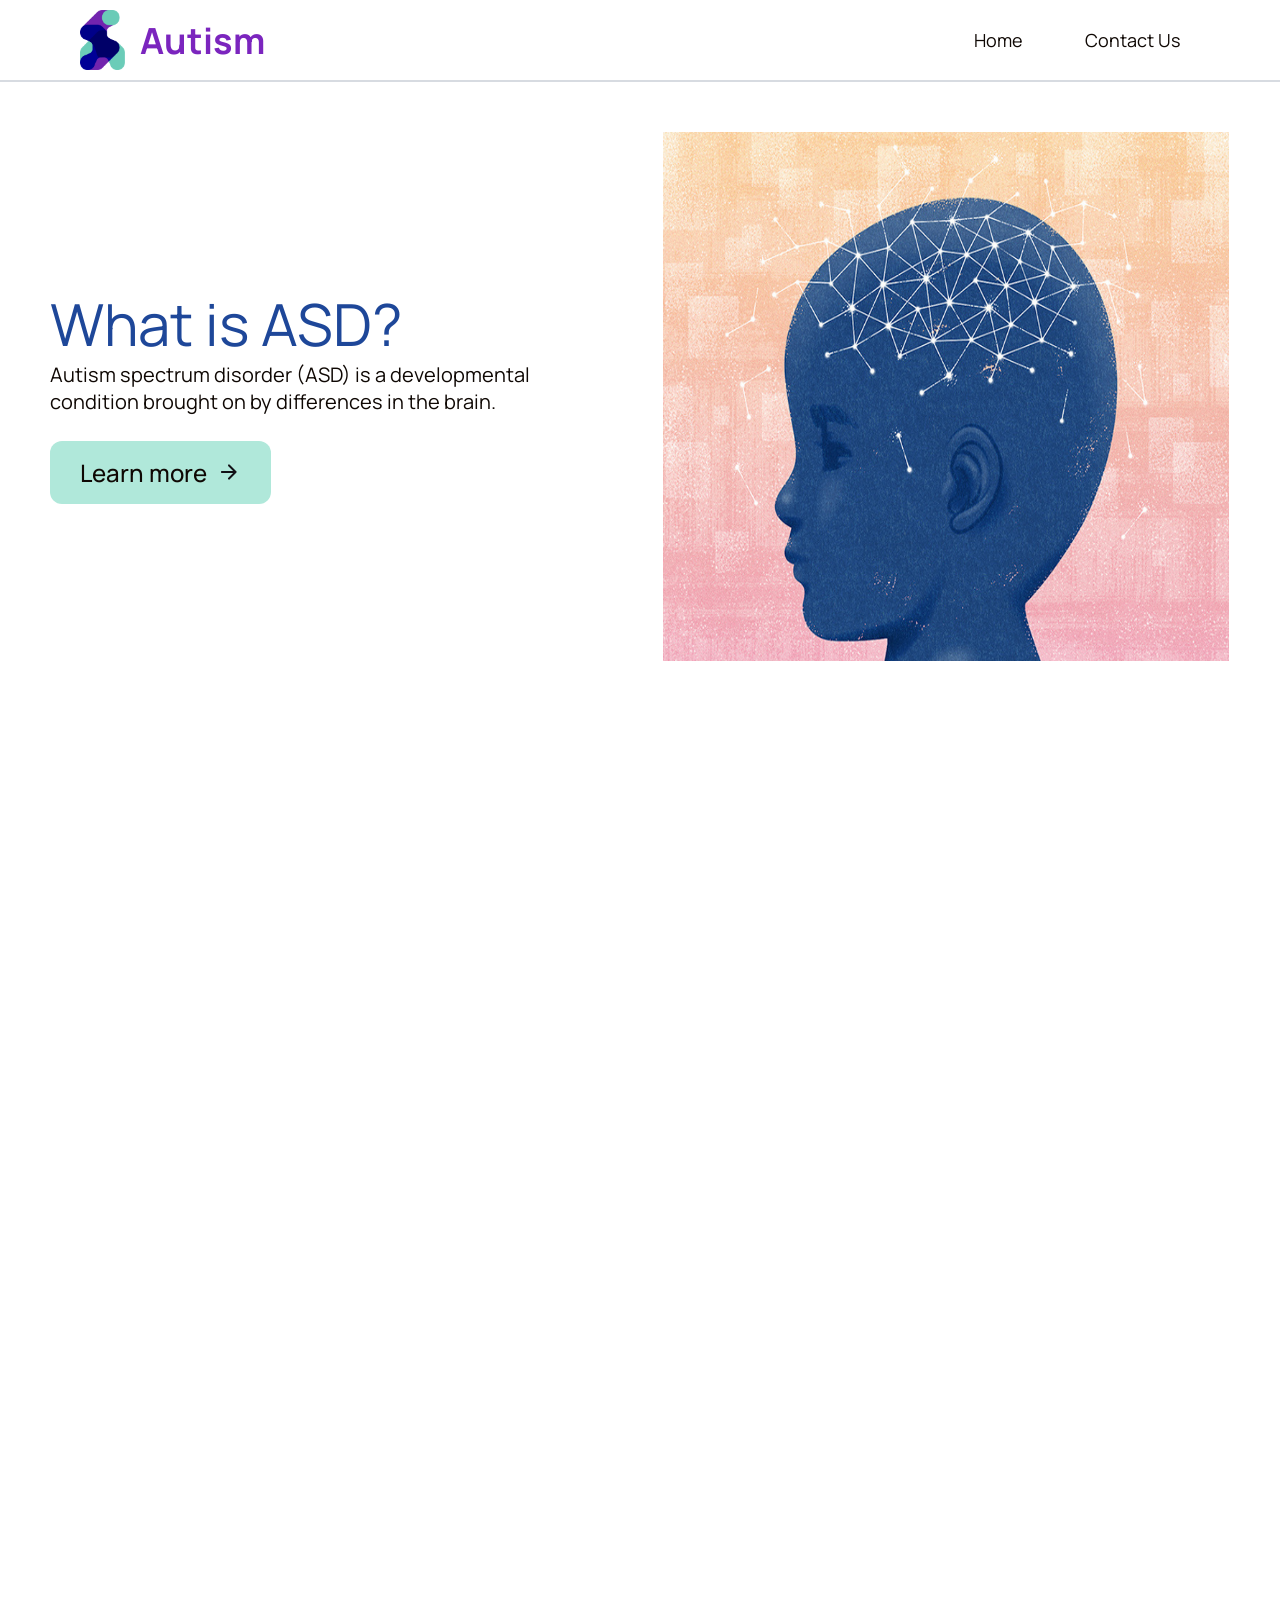
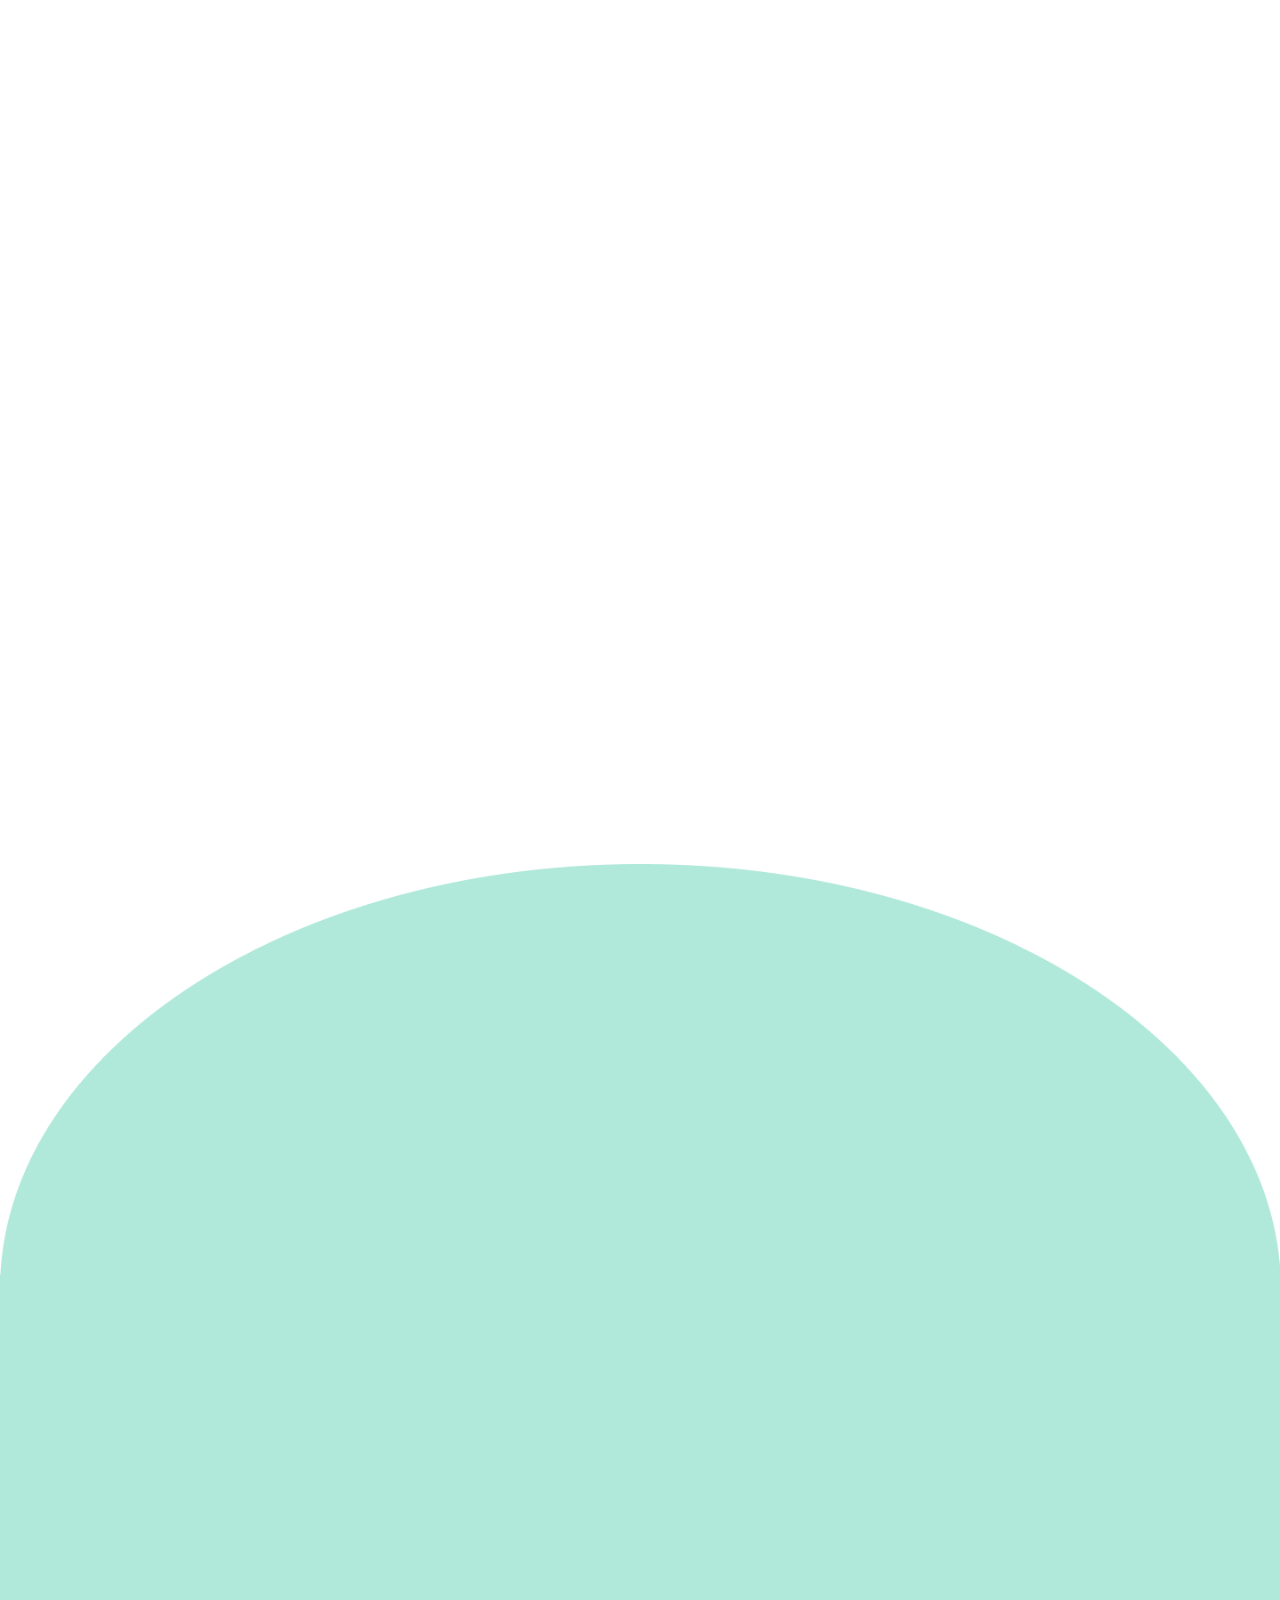
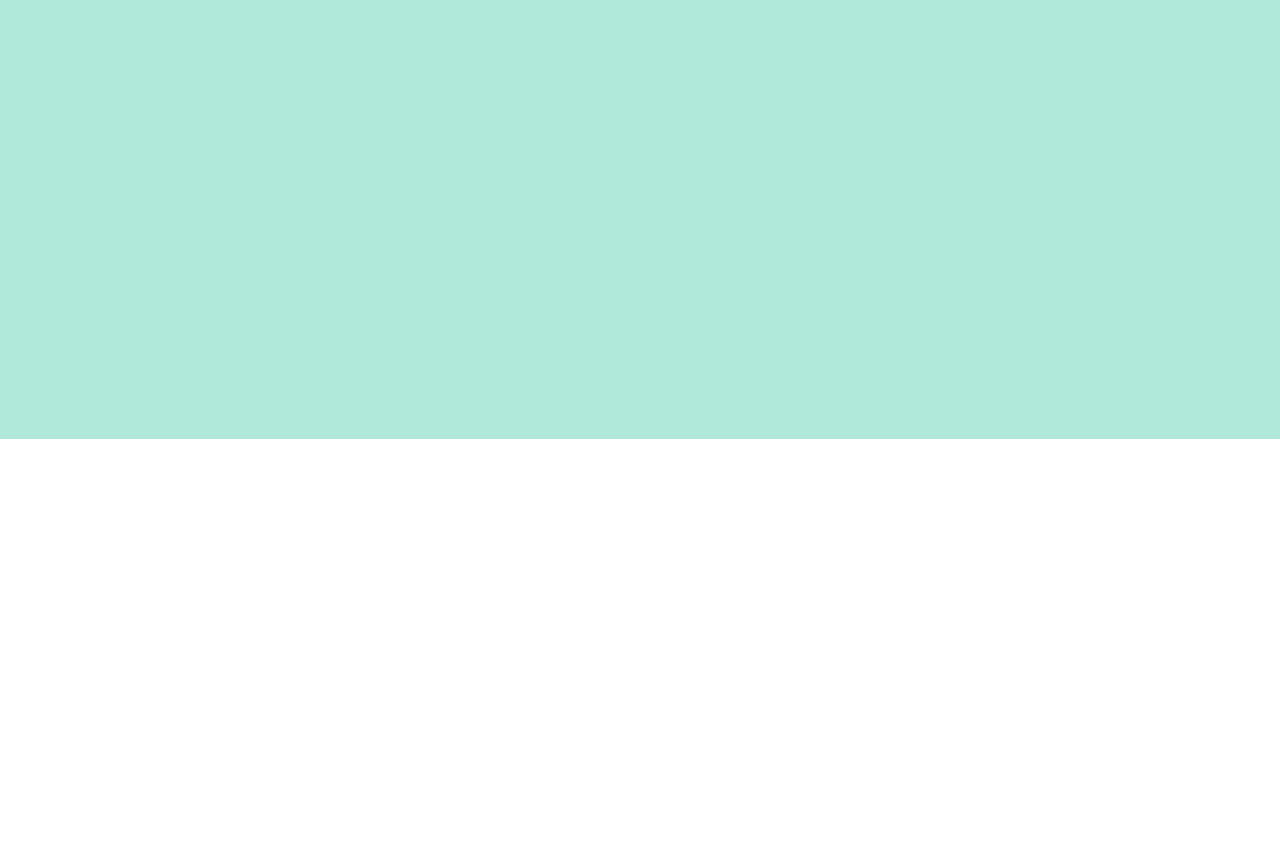
<file: index.html>
<!DOCTYPE html>
<html>
<head>
    <title>Autism</title>
    <meta name="viewport" content="width=device-width, initial-scale=1">
     
    <link rel="icon" href="images/favicon.ico">
    <link rel="preconnect" href="https://fonts.googleapis.com">
    <link rel="preconnect" href="https://fonts.gstatic.com" crossorigin>
    <link href="https://fonts.googleapis.com/css2?family=Archivo:wght@300;400;500&family=Manrope:wght@200;300;400;500;600;700;800&display=swap" rel="stylesheet">
    <link rel="stylesheet" href="css/style.css" type="text/css"/>
    <link rel="stylesheet" href="https://unpkg.com/aos@next/dist/aos.css" />
    <style>




        



        .home-landing {
            display: flex;
            justify-content: space-between;
            align-items: center;
            padding: 50px; /* Adjust padding as needed */
            
        }
        
        .home-landing-graphic {
            flex: 1;
            text-align: center;
             
        }
        
        .circular-box {
            width: 1cm; /* Adjust width as needed */
            height: 1cm; /* Adjust height as needed */
            border-radius: 50%; /* Makes the box circular */
            overflow: hidden; /* Ensures content within the box doesn't overflow */
            margin-left: 50px; /* Adjust margin as needed */
        }
        
        .circular-box img {
            width: 1cm; /* Ensures the image fills the circular box */
            height: 1cm; /* Maintains aspect ratio */
            border-radius: 50%; /* Ensures the image fits the circular shape */
        }
        











        
    </style>
</head>

<body>
    <header class="header" data-aos="fade-down">
        <div class="left-header">
            <a href="index.html"><div class="header-logo"><img src="images/homepage/logo1.png"></div></a>
            <a href="index.html"><span class="H3">Autism </span></a>
        </div>        
        <div class="right-header">
            <div class="dropdown-arrow-navbar">
                <span class="bodytext"><a href="autism.html"></a></span>
                
            </div>
            <div class="dropdown-arrow-navbar">
                <span class="bodytext"><a href="understand-podcasts.html"></a></span>
               
            </div>
            <span class="bodytext"><a href="index.html">Home</a></span>
            <span class="bodytext"><a href="contact.html">Contact Us</a></span>
           
        </div>
        <div class="hamburger">
            <span class="bar"></span>
            <span class="bar"></span>
            <span class="bar"></span>
        </div>
    </header>

    <div class="home-landing">
        <div class="home-landing-text" data-aos="fade-down">
            <span class="H1" data-aos="fade-down">What is ASD?</span>
            <span class="H6" data-aos="fade-down">Autism spectrum disorder (ASD) is a developmental condition brought on by differences in the brain.</span>
            <button class="home-landing-button" data-aos="fade-down">
                <a href="autism.html">
                    <span class="button">Learn more</span>
                    <img src="images/homepage/black-cta-arrow.png" class="arrow-cta">
                </a>
            </button>
        </div>
    
        <div class="home-landing-graphic" data-aos="fade-down" style="size:1cm;">
            <!-- Circular box will go here -->
            <div class="circular-image">
            <img src="images\Screenshot 2024-03-16 205016.png" style="width:15cm; height:14cm; " class="arrow-cta">
        </div>
        </div>
    </div>
    


            







        </div>
    
        <div class="home-landing-graphic" data-aos="fade-down">            
           
        </div>
    </div>

    <div class="home-autism" data-aos="fade-up">
        <div class="home-autism-wrapper">
            <div class="autism-header">
                <span class="H3" data-aos="fade-up">What is ASD?</span>
                <span class="bodytext" data-aos="fade-up">Autism spectrum disorder (ASD) is a developmental condition brought on by differences in the brain.</span>
            </div>
            <div class="learn-more-link">
                <span class="links"><a href="autism.html">Learn more about Autism</a></span>
            </div>



            













            <div class="autism-cards">

                


                <div class="autism-card-3" data-aos="fade-left">
                    <div class="card-text-each">
                        <span class="card-header-text">Is my child autistic?</span>
                        <span class="smolbody"></span>
                        <button class="cards-button-3" style="background-color:rgb(136, 6, 136); color:white;">
                            <a href="test.html">
                                <span class="button">Take the test</span>
                                <img src="images/homepage/white-cta-arrow.png" class="arrow-cta">
                            </a>
                        </button>
                    </div>
                </div>




                





<!----trialllllllllllllllllllllllllllllllllllllllllllllllllllllllllll-->







                
                




               
               
                




                
                <div class="autism-card-1" data-aos="fade-right">
                    <div class="card-text-each">
                        <span class="card-header-text">Diagnose with image</span>
                        <span class="smolbody"></span>
                        <button class="cards-button-1" style="background-color:rgb(136, 6, 136); color:white;">
                            <a href="model.html">
                                <span class="button">Diagnose</span>
                                <img src="images/homepage/white-cta-arrow.png" class="arrow-cta">
                            </a>
                        </button>
                    </div>
                </div>
            



            <div class="autism-card-3" data-aos="fade-right">
                <div class="card-text-each">
                    <span class="card-header-text">Game-Play Interventions</span>
                    <span class="smolbody"></span>
                    <button class="cards-button-1" style="background-color:rgb(136, 6, 136);color:white;">
                        <a href="games.html">
                            <span class="button">Explore</span>
                            <img src="images/homepage/white-cta-arrow.png" class="arrow-cta">
                        </a>
                    </button>
                </div>
            </div>
        </div>

















<center>




                <div class="autism-card-2" data-aos="fade-up">
                    <div class="card-text-each">
                        <span class="card-header-text">Signs and symptoms</span>
                        <span class="smolbody"></span>
                        <button class="cards-button-2" style="background-color:rgb(136, 6, 136);color:white;">
                            <a href="autism.html">
                                <span class="button">Read more</span>
                                <img src="images/homepage/white-cta-arrow.png" class="arrow-cta">
                            </a>
                        </button> 
                    </div>  
                   
                </div>
            
            
            
            
            
                
            
                    </center>


<br>
<br>















        </div>
        
        
    </div>

    <div class="home-content" data-aos="fade-up">
        
    </div>
    <div class="real-home-wrapper">
        <div class="real-home-values" data-aos="fade-up">
            <span class="H4" data-aos="fade-up">What we strive to do with our work</span>
            <div class="home-values-card">
                <div class="values-card" data-aos="fade-up">
                    <img src="images/homepage/stay-curious.png" data-aos="fade-up">
                    <span class="H5" data-aos="fade-up">Create awareness</span>
                </div>
                <div class="values-card" data-aos="fade-up">
                    <img src="images/homepage/create-avenues.png" data-aos="fade-up">
                    <span class="H5" data-aos="fade-up">Learn</span>
                </div>
                <div class="values-card" data-aos="fade-up">
                    <img src="images/homepage/tell-stories.png" data-aos="fade-up">
                    <span class="H5" data-aos="fade-up">Diagnose</span>
                    </div>
            </div>
          
        </div>
    
        <div class="home-questions-container">
                <div class="home-questions" data-aos="fade-up">
                    <div class="questions-left">
                        <span class="H2" data-aos="fade-up">Have questions?</span>
                        </div>
                    <div class="questions-right" data-aos="fade-up">
                        <button class="questions-button">
                            <a href="contact.html">
                                <span class="button">Get in Touch</span>
                                <img src="images/homepage/white-cta-arrow.png" class="arrow-cta">
                            </a>
                        </button>
                    </div>
                </div>
            </div>
        </div>
    </div>

    <div class="home-join-bg" data-aos="fade-up">
    <div class="home-join">
        <div class="server-heading" data-aos="fade-up">
            
            <div class="server-name-text">
                <span class="neuropals-text"></span>
                <span class="by-autism-sense-text"></span>
            </div>
        </div>
        <div class="server-tags-deets-1" data-aos="fade-up">
           
        </div>
        <div class="server-tags-deets-2" data-aos="fade-up">
            
        </div>
       
    </div>
    </div>
        
    
    <script src="https://unpkg.com/aos@next/dist/aos.js"></script>
    <script>
    AOS.init({
        duration: 800,
        easing: 'ease'
    });
    </script>
</body>



<footer class="white-footer" data-aos="fade-up">
    <div class="footer-left">
        <div class="left-text">
            <a href="/"><img src="images/homepage/logo1.png"></a>
            <a href="/"><span class="H3">Autism</span></a>
            <span class="H5">Bridging the spectrum</span>
        </div>
        <span class="bodytext" id="all-rights">&#169; Autism 2024. All Rights Reserved.</span>
    </div>
    <div class="footer-right">
        <div class="contact-online">
            <div class="footer-contact">
                <span class="H5">Contact Us</span>
                <ul>
                    <li>
                        <img src="images/homepage/footer-phone.png">
                        <span class="bodytext">+63 2 8733 4839</span>
                    </li>
                    <li>
                        <img src="images/homepage/footer-email.png">
                        <span class="bodytext" id="special-text">autism@gmail.com</span>
                    </li>
                    <li>
                        <img src="images/homepage/footer-location.png">
                        <span class="bodytext">662 Gen. E. Evangelista, Manila, Metro Manila</span>
                    </li>
                </ul>
            </div>
            <div class="footer-online">
                <span class="H5">Find us online</span>
                <div class="online-images">
                    <a href="https://www.facebook.com/"><img src="images/homepage/footer-fb.png"></a>
                    <a href="https://www.instagram.com/autism.sense/"><img src="images/homepage/footer-ig.png"></a>
                </div>
            </div>
        </div>
        <div class="hyperlinks">
            <div class="navbar-footer">
                <span class="bodytext"><a href="/">Home</a></span>
                <span class="bodytext"><a href="autism.html">What is Autism?</a></span>
                <span class="bodytext"><a href="understand-podcasts.html">Understanding ASD: Podcasts</a></span>
                <span class="bodytext"><a href="understand-comics.html">Understanding ASD: Comics</a></span>
                <span class="bodytext"><a href="about.html">About</a></span>
                <span class="bodytext"><a href="contact.html">Contact Us</a></span>
                <span class="bodytext"><a href="involved.html">Get Involved</a></span>
            </div>
            <div class="terms" id="terms-policy">
                <span class="bodytext">References</span>
                <img src="images/homepage/new-tab-icon.png">
            </div>
        </div>
    </div>


</footer>
<script src="script.js"></script>

</html>
</file>
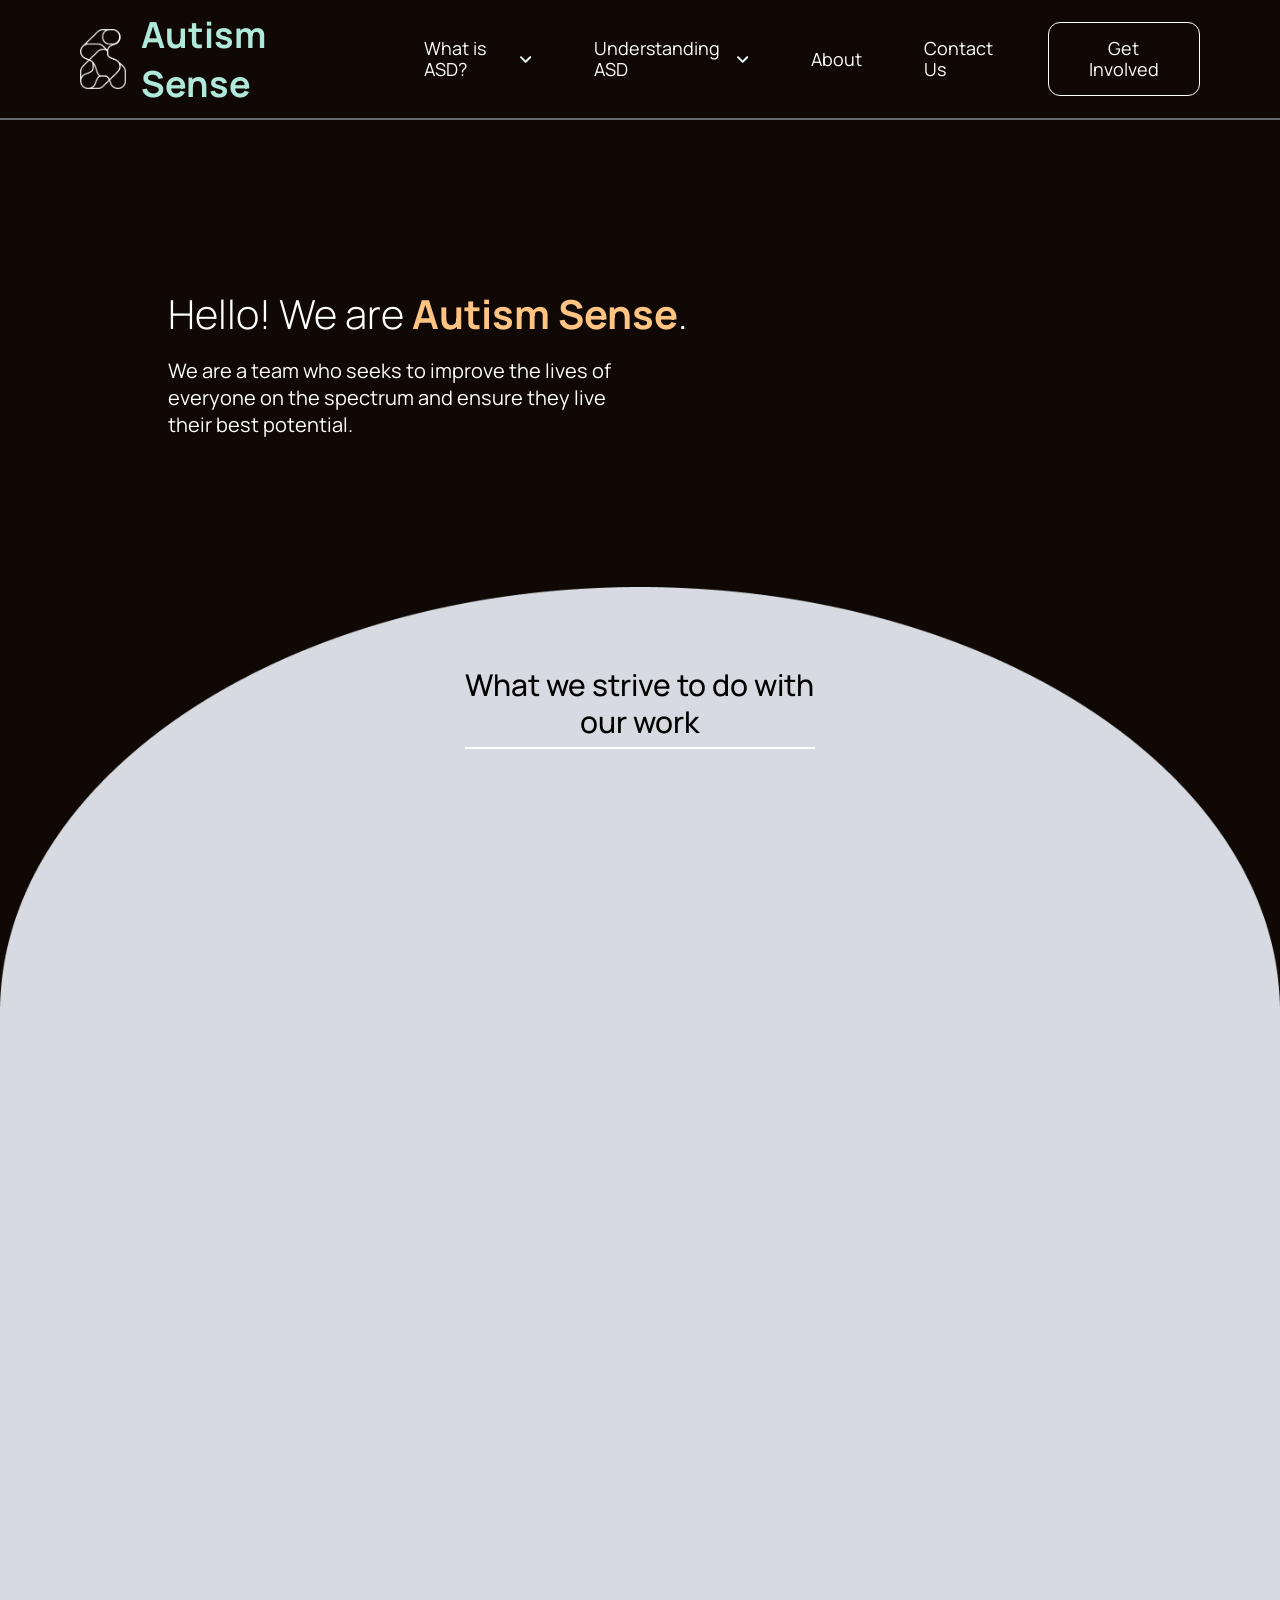
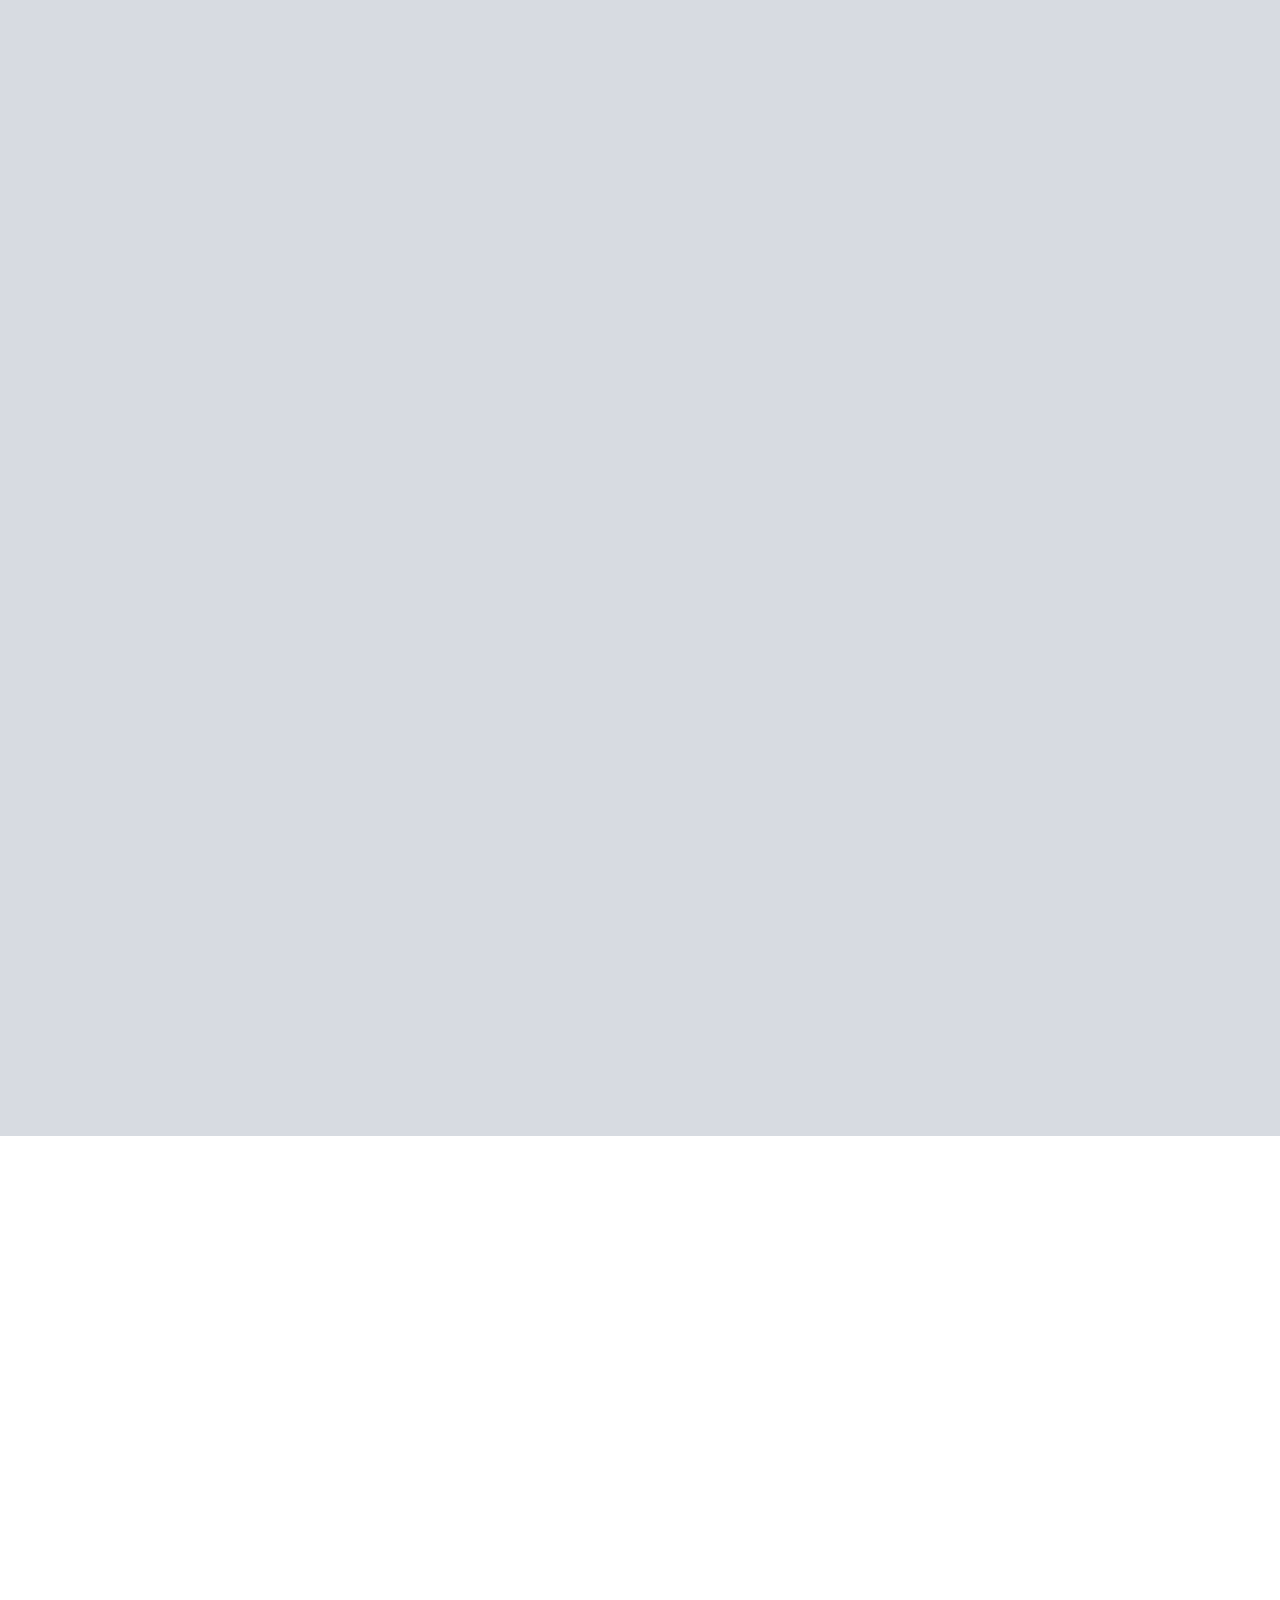
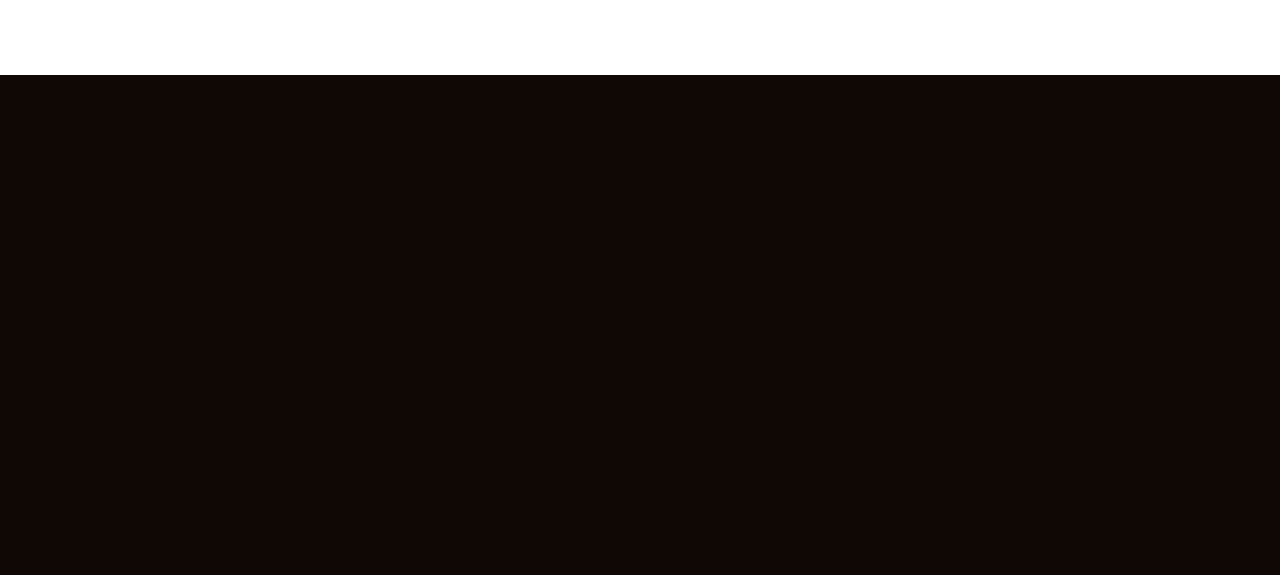
<file: about.html>
<!DOCTYPE html>
<html>
<head>
    <title>About</title>
    <meta name="viewport" content="width=device-width, initial-scale=1">
    <link rel="icon" href="images/favicon.ico">
    <link rel="preconnect" href="https://fonts.googleapis.com">
    <link rel="preconnect" href="https://fonts.gstatic.com" crossorigin>
    <link href="https://fonts.googleapis.com/css2?family=Archivo:wght@300;400;500&family=Manrope:wght@200;300;400;500;600;700;800&display=swap" rel="stylesheet">
    <link rel="stylesheet" href="css/style.css" type="text/css"/>
    <link rel="stylesheet" href="https://unpkg.com/aos@next/dist/aos.css" />
</head>

<body>
    <header class="black-header">
        <div class="left-header" data-aos="fade-down">
            <a href="index.html"><div class="header-logo"><img src="images/autism/logo4.png"></div></a>
            <a href="index.html"><span class="H3">Autism Sense</span></a>
        </div>        
        <div class="right-header" data-aos="fade-down">
            <div class="dropdown-arrow-navbar">
                <span class="bodytext"><a href="autism.html">What is ASD?</a></span>
                <img src="images/homepage/white-arrow-down.png">
            </div>
            <div class="dropdown-arrow-navbar">
                <span class="bodytext"><a href="understand-podcasts.html">Understanding ASD</a></span>
                <img src="images/homepage/white-arrow-down.png">
            </div>
            <span class="bodytext"><a href="about.html">About</a></span>
            <span class="bodytext"><a href="contact.html">Contact Us</a></span>
            <button class="navbar-button">
                <a href="involved.html">
                    <span class="bodytext">Get Involved</span>
                </a>
            </button>
        </div>
        <div class="hamburger">
            <span class="bar"></span>
            <span class="bar"></span>
            <span class="bar"></span>
        </div>
    </header>

    <div class="about-header">
        <span class="H2" data-aos="fade-down">Hello! We are <span class="about-header-special-text">Autism Sense</span>.</span>
        <span class="H6" data-aos="fade-down">We are a team who seeks to improve the lives of everyone on the spectrum and ensure they live their best potential.</span>
    </div>
    <div class="outer-wrapper">
        <div class="wrapper">
            <div class="home-values">
                <span class="H4" data-aos="fade-up">What we strive to do with our work</span>
                <div class="home-values-card" data-aos="fade-up">
                    <div class="values-card" data-aos="fade-up">
                        <img src="images/homepage/stay-curious.png" data-aos="fade-up">
                        <span class="H5" data-aos="fade-up">Stay curious</span>
                        <span class="smolbody" data-aos="fade-up">Curiosity fuels knowledge. Knowledge helps us empathize. This allows us to understand and respond to the unique needs and experiences of individuals with ASD, acknowledging their strengths and capabilities.</span>
                    </div>
                    <div class="values-card" data-aos="fade-up">
                        <img src="images/homepage/create-avenues.png" data-aos="fade-up">
                        <span class="H5" data-aos="fade-up">Create avenues</span>
                        <span class="smolbody" data-aos="fade-up">Autism Sense makes programs, services, and resources accessible to those with autism, their families, and people who want to learn more about ASD. With these venues, we seek to spread awareness about ASD.</span>
                    </div>
                    <div class="values-card" data-aos="fade-up">
                        <img src="images/homepage/tell-stories.png" data-aos="fade-up">
                        <span class="H5" data-aos="fade-up">Tell stories</span>
                        <span class="smolbody" data-aos="fade-up">We are driven to advocate for the rights and needs of individuals with autism and raise awareness about ASD by sharing stories that offer perspectives. We aim that the ASD community to be heard.</span>
                    </div>
                </div>
            </div>
    
            <div class="about-body">
                <div class="about-mission" data-aos="fade-up">
                    <span class="H2" data-aos="fade-up">What&#39;s <span class="special-purple-text">important</span> to us</span>
                    <div class="mission-deets" data-aos="fade-up">
                        <div class="mission-deet-each">
                            <img src="images/about/impt-1.png" data-aos="fade-up">
                            <div class="mission-text">
                                <span class="mission-title" data-aos="fade-up">Holding meaningful discussions about ASD</span>
                                <span class="bodytext" data-aos="fade-up">We enable meaningful discussions about Autism Spectrum Disorder through creative information dissemination. Inclusivity can only be achieved through an understanding of ASD on a deeper level.</span>
                            </div>
                        </div>
                        <div class="mission-deet-each">
                            <img src="images/about/impt-2.png" data-aos="fade-up">
                            <div class="mission-text">
                                <span class="mission-title" data-aos="fade-up">Reconciling knowledge gaps about ASD</span>
                                <span class="bodytext" data-aos="fade-up">We hope to become heralds of change by bridging the knowledge gap in society, ultimately furthering empathy and compassion in people as they understand ASD better.</span>
                            </div>
                        </div>
                    </div>
                </div>
        
                <div class="about-vision" data-aos="fade-up">
                    <span class="H2" data-aos="fade-up">What we want to <span class="special-purple-text">achieve</span></span>                
                    <img src="images/about/want-achieve.png" data-aos="fade-up">
                </div>
        
                <div class="about-team" data-aos="fade-up">
                    <span class="H2" data-aos="fade-up">The team behind <span class="special-blue-text">Autism Sense</span></span>
                    <span class="H6" data-aos="fade-up">Autism Sense was founded by four multimedia arts students striving to make a difference in the community. They aim to educate, raise awareness, and advocate for those with ASD through this informative website.</span>
                    <div class="team-pics-deets" data-aos="fade-up">
                        <div class="team-pics-deets-each">
                            <img src="images/about/team-pic-4.png" data-aos="fade-up">
                            <div class="team-deets">
                                <span class="team-name" data-aos="fade-up">Angela Asi&ntilde;o</span>
                                <span class="team-subtext" data-aos="fade-up">Graphic Designer, Content Developer, Audio Editor</span>
                            </div>
                        </div>
                        <div class="team-pics-deets-each">
                            <img src="images/about/team-pic-4.png" data-aos="fade-up">
                            <div class="team-deets">
                                <span class="team-name" data-aos="fade-up">Hannah Briones</span>
                                <span class="team-subtext" data-aos="fade-up">Illustrator, Animator, Storyboard Artist</span>
                            </div>
                        </div>
                        <div class="team-pics-deets-each">
                            <img src="images/about/team-pic-4.png" data-aos="fade-up">
                            <div class="team-deets">
                                <span class="team-name" data-aos="fade-up">Jeiana Magadia</span>
                                <span class="team-subtext" data-aos="fade-up">Content Developer, Video Editor, Voice Talent</span>
                            </div>
                        </div>
                        <div class="team-pics-deets-each">
                            <img src="images/about/team-pic-4.png" data-aos="fade-up">
                            <div class="team-deets">
                                <span class="team-name" data-aos="fade-up">Sydney Reyes</span>
                                <span class="team-subtext" data-aos="fade-up">UI/UX Designer, Web Developer, Art Director</span>
                            </div>
                        </div>
                    </div>
                </div>
            </div>
    
        </div>
    </div>
    
    

    

    <div class="home-join-bg" data-aos="fade-up">
    <div class="home-join">
        <div class="server-heading" data-aos="fade-up">
            <img src="images/homepage/white-discord-icon.png">
            <div class="server-name-text">
                <span class="neuropals-text">NeuroPals</span>
                <span class="by-autism-sense-text">by Autism Sense</span>
            </div>
        </div>
        <div class="server-tags-deets-1" data-aos="fade-up">
            <img src="images/homepage/dc-footer-deets-1.png">
            <img src="images/homepage/dc-footer-deets-2.png">
            <img src="images/homepage/dc-footer-deets-3.png">
        </div>
        <div class="server-tags-deets-2" data-aos="fade-up">
            <img src="images/homepage/dc-footer-deets-4.png">
            <img src="images/homepage/dc-footer-deets-5.png">
            <img src="images/homepage/dc-footer-deets-6.png">
        </div>
        <button class="home-discord-button" data-aos="fade-up">
            <a href="https://discord.gg/EDKNsRy6n4">
                <span class="button">Join our Discord server</span>
                <img src="images/homepage/white-cta-arrow.png" class="arrow-cta">
            </a>
        </button>
    </div>
    </div>

    <footer class="black-footer">
        <div class="footer-left" data-aos="fade-up">
            <div class="left-text">
                <a href="/"><img src="images/resources/logo4.png"></a>
                <a href="/"><span class="H3">Autism Sense</span></a>
                <span class="H5">Bridging the spectrum</span>
            </div>
            <span class="bodytext" id="all-rights">&#169; Autism Sense 2023. All Rights Reserved.</span>
        </div>
        <div class="footer-right" data-aos="fade-up">
            <div class="contact-online">
                <div class="footer-contact">
                    <span class="H5">Contact Us</span>
                    <ul>
                        <li>
                            <img src="images/homepage/footer-phone.png">
                            <span class="bodytext">+63 2 8733 4839</span>
                        </li>
                        <li>
                            <img src="images/homepage/footer-email.png">
                            <span class="bodytext" id="special-text">autismsense@gmail.com</span>
                        </li>
                        <li>
                            <img src="images/homepage/footer-location.png">
                            <span class="bodytext">662 Gen. E. Evangelista, Manila, Metro Manila</span>
                        </li>
                    </ul>
                </div>
                <div class="footer-online">
                    <span class="H5">Find us online</span>
                    <div class="online-images">
                        <a href="https://www.facebook.com/"><img src="images/homepage/footer-fb.png"></a>
                        <a href="https://www.instagram.com/autism.sense/"><img src="images/homepage/footer-ig.png"></a>
                    </div>
                </div>
            </div>
            <div class="hyperlinks">
                <div class="navbar-footer">
                    <span class="bodytext"><a href="/">Home</a></span>
                    <span class="bodytext"><a href="autism.html">What is Autism?</a></span>
                    <span class="bodytext"><a href="understand-podcasts.html">Understanding ASD: Podcasts</a></span>
                    <span class="bodytext"><a href="understand-comics.html">Understanding ASD: Comics</a></span>
                    <span class="bodytext"><a href="about.html">About</a></span>
                    <span class="bodytext"><a href="contact.html">Contact Us</a></span>
                    <span class="bodytext"><a href="involved.html">Get Involved</a></span>
                </div>
                <div class="terms" id="terms-policy">
                    <span class="bodytext">References</span>
                    <img src="images/homepage/new-tab-icon-for-black.png">
                </div>
            </div>
        </div>
    </footer>

    <script src="https://unpkg.com/aos@next/dist/aos.js"></script>
    <script>
    AOS.init({
        duration: 800,
        easing: 'ease'
    });
    </script>
<script src="script.js"></script>
</body>
</html>
</file>
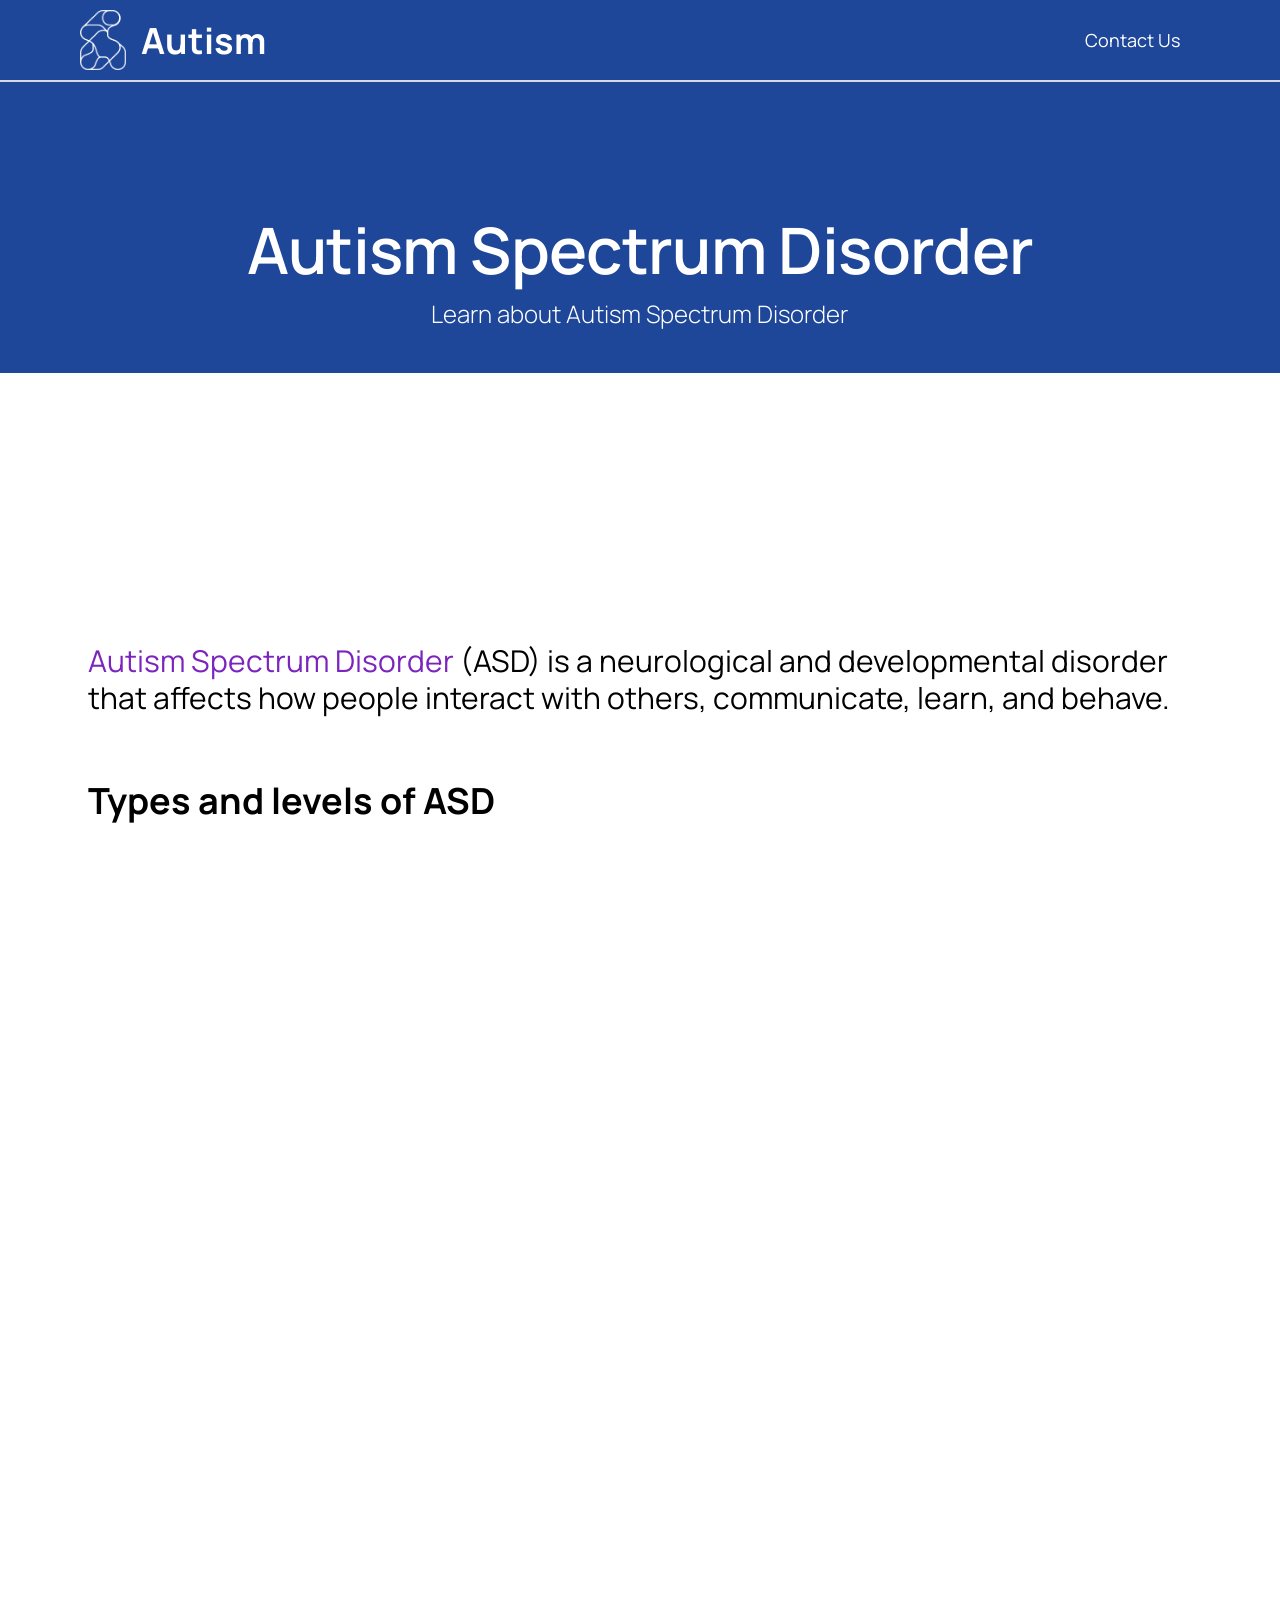
<file: autism.html>
<!DOCTYPE html>
<html>
<head>
    <title>What is ASD?</title>
    <meta name="viewport" content="width=device-width, initial-scale=1">
    <link rel="icon" href="images/favicon.ico">
    <link rel="preconnect" href="https://fonts.googleapis.com">
    <link rel="preconnect" href="https://fonts.gstatic.com" crossorigin>
    <link href="https://fonts.googleapis.com/css2?family=Archivo:wght@300;400;500&family=Manrope:wght@200;300;400;500;600;700;800&display=swap" rel="stylesheet">
    <link rel="stylesheet" href="css/style.css" type="text/css"/>
    <link rel="stylesheet" href="https://unpkg.com/aos@next/dist/aos.css" />
</head>

<body>
    <header class="blue-header" data-aos="fade-down">
        <div class="left-header">
            <a href="index.html"><div class="header-logo"><img src="images/autism/logo4.png"></div></a>
            <a href="index.html"><span class="H3">Autism </span></a>
        </div>        
        <div class="right-header">
            <div class="dropdown-arrow-navbar">
                <span class="bodytext"><a href="autism.html"></a></span>
                
            </div>
            <div class="dropdown-arrow-navbar">
                <span class="bodytext"><a href="understand-podcasts.html"></a></span>
                
            </div>
           
            <span class="bodytext"><a href="contact.html">Contact Us</a></span>
           
        </div>
        <div class="hamburger">
            <span class="bar"></span>
            <span class="bar"></span>
            <span class="bar"></span>
        </div>
    </header>

    <div class="autism-text-of-wave-bg" data-aos="fade-down">
        <div class="autism-upper-header">
            <span class="bigH1" data-aos="fade-down">Autism Spectrum Disorder</span>
            <span class="autism-subtext" data-aos="fade-down">Learn about Autism Spectrum Disorder</span>
        </div>
        
    </div>

    <div class="autism-body" data-aos="fade-up">
        <div class="what-is-asd" data-aos="fade-up">
            <span class="H4" data-aos="fade-up"><span class="special-purple-text">Autism Spectrum Disorder</span> (ASD) is a neurological and developmental disorder that affects how people interact with others, communicate, learn, and behave.</span>
        </div>
        <div class="type-lvl-asd" data-aos="fade-up">
            <span class="H3" data-aos="fade-up">Types and levels of ASD</span>
           <div class="asd-infogs"><img src="images/autism/lvl-autism.png" data-aos="fade-up"></div>
        </div>
        <div class="cause-risk-asd" data-aos="fade-up">
            <span class="H3" data-aos="fade-up">Causes and risk factors of ASD</span>
             <div class="cause-risk-pics">
                <div class="asd-infogs" data-aos="fade-right"><img src="images/autism/causes-autism.png"></div>
                <div class="asd-infogs" data-aos="fade-left"><img src="images/autism/risk-autism.png"></div>
            </div>
        </div>
        <div class="diag-signs-autism" data-aos="fade-up">
            <div class="diag-autism" data-aos="fade-up">
                <div class="H3" data-aos="fade-up">Diagnosis, signs, and symptoms</div>
                <div class="autism-body-smoltext" data-aos="fade-up">It is difficult to diagnose ASD because <span class="special-resource-article-text">there is no medical test for its diagnosis</span>. The child&#39;s developmental history and behavior are assessed to make a diagnosis. While ASD can be detected early on at the age of 18 months or younger, it may take years later for many children to receive a final diagnosis, meaning that they might not be able to get the early help they need.
                <br><br>
                <span class="special-resource-article-text">Early diagnosis</span> is crucial in ensuring that the children receive the necessary support for them to unlock their full capabilities. The process of diagnosing ASD involves these steps:</div>
                <div class="asd-infogs"><img src="images/autism/diag-autism.png" data-aos="fade-up"></div>
            </div>
            <div class="signs-autism" data-aos="fade-up">
                <span class="H4" data-aos="fade-up"></span>
                <div class="signs-autism-cards" data-aos="fade-up">
                    
                </div>
            </div>
        </div>
    </div>

    <div class="home-join-bg" data-aos="fade-up">
    <div class="home-join">
        <div class="server-heading" data-aos="fade-up">
            
            <div class="server-name-text">
                <span class="neuropals-text"></span>
                <span class="by-autism-sense-text"></span>
            </div>
        </div>
        
        
    </div>
    </div>
        
    <div class="home-brands" data-aos="fade-up">
        <span class="H6"></span>
        <div class="all-brands-home" data-aos="fade-up">
            <div class="brands-pics">
                </div>
        </div>
    </div>

    <footer class="white-footer">
        <div class="footer-left">
            <div class="left-text">
                <a href="/"><img src="images/homepage/logo1.png"></a>
                <a href="/"><span class="H3">Autism Sense</span></a>
                <span class="H5">Bridging the spectrum</span>
            </div>
            
        </div>
        <div class="footer-right">
            <div class="contact-online">
                <div class="footer-contact">
                    <span class="H5">Contact Us</span>
                    <ul>
                        <li>
                            <img src="images/homepage/footer-phone.png">
                            <span class="bodytext">+63 2 8733 4839</span>
                        </li>
                        <li>
                            <img src="images/homepage/footer-email.png">
                            <span class="bodytext" id="special-text">autismsense@gmail.com</span>
                        </li>
                        <li>
                            <img src="images/homepage/footer-location.png">
                            <span class="bodytext">662 Gen. E. Evangelista, Manila, Metro Manila</span>
                        </li>
                    </ul>
                </div>
                <div class="footer-online">
                    <span class="H5">Find us online</span>
                    <div class="online-images">
                        <a href="https://www.facebook.com/"><img src="images/homepage/footer-fb.png"></a>
                        <a href="https://www.instagram.com/autism.sense/"><img src="images/homepage/footer-ig.png"></a>
                    </div>
                </div>
            </div>
            <div class="hyperlinks">
                <div class="navbar-footer">
                    <span class="bodytext"><a href="/">Home</a></span>
                    <span class="bodytext"><a href="autism.html">What is Autism?</a></span>
                    <span class="bodytext"><a href="understand-podcasts.html">Understanding ASD: Podcasts</a></span>
                    <span class="bodytext"><a href="understand-comics.html">Understanding ASD: Comics</a></span>
                    <span class="bodytext"><a href="about.html">About</a></span>
                    <span class="bodytext"><a href="contact.html">Contact Us</a></span>
                    <span class="bodytext"><a href="involved.html">Get Involved</a></span>
                </div>
                <div class="terms" id="terms-policy">
                    <span class="bodytext">References</span>
                    <img src="images/homepage/new-tab-icon.png">
                </div>
            </div>
        </div>
    </footer>

    <script src="https://unpkg.com/aos@next/dist/aos.js"></script>
    <script>
    AOS.init({
        duration: 800,
        easing: 'ease'
    });
    </script>
<script src="script.js"></script>
</body>
</html>
</file>
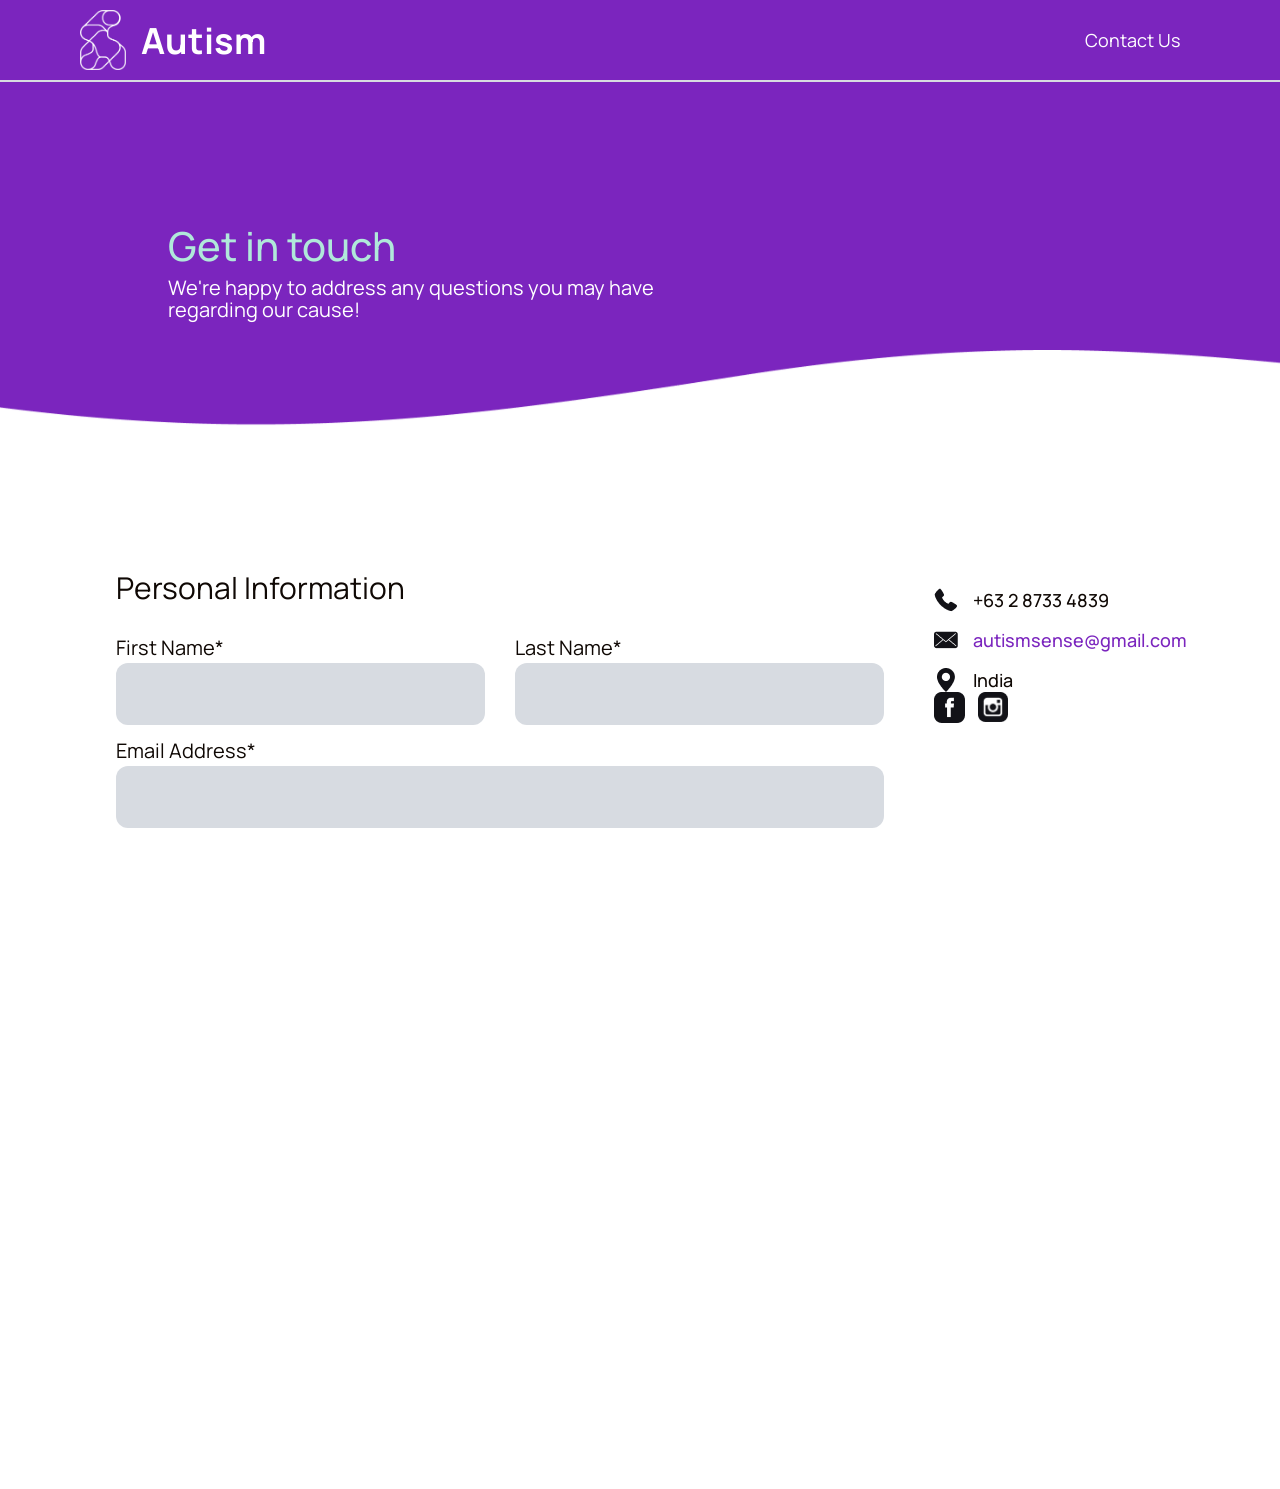
<file: contact.html>
<!DOCTYPE html>
<html>
<head>
    <title>Contact Us</title>
    <meta name="viewport" content="width=device-width, initial-scale=1">
    <link rel="icon" href="images/favicon.ico">
    <link rel="preconnect" href="https://fonts.googleapis.com">
    <link rel="preconnect" href="https://fonts.gstatic.com" crossorigin>
    <link href="https://fonts.googleapis.com/css2?family=Archivo:wght@300;400;500&family=Manrope:wght@200;300;400;500;600;700;800&display=swap" rel="stylesheet">
    <link rel="stylesheet" href="css/style.css" type="text/css"/>
    <link rel="stylesheet" href="https://unpkg.com/aos@next/dist/aos.css" />
</head>

<body>
    <header class="purple-header" data-aos="fade-down">
        <div class="left-header">
            <a href="index.html"><div class="header-logo"><img src="images/autism/logo4.png"></div></a>
            <a href="index.html"><span class="H3">Autism</span></a>
        </div>        
        <div class="right-header">
            <div class="dropdown-arrow-navbar">
                
            </div>
            <div class="dropdown-arrow-navbar">
                <!-- <span class="bodytext"><a href="understand-podcasts.html">Understanding ASD</a></span> -->
                
            </div>
            
            <span class="bodytext"><a href="contact.html">Contact Us</a></span>
            
        </div>
        <div class="hamburger">
            <span class="bar"></span>
            <span class="bar"></span>
            <span class="bar"></span>
        </div>
    </header>

    <div class="contact-heading" data-aos="fade-down">
        <span class="H2" data-aos="fade-down">Get in touch</span>
        <span class="contact-smol-text" data-aos="fade-down">We&#39;re happy to address any questions you may have regarding our cause!</span>
    </div>

    <div class="contact-form-bg" >
    <div class="contact-all" data-aos="fade-up">
        <form class="contact-form">
            <div class="personal-section" data-aos="fade-up">
                <div class="personal-header">
                    <span class="H4">Personal Information</span>
                </div>
                <div class="first-last-name" data-aos="fade-up">
                    <div class="first-name">
                        <label class="H6">First Name*</label>
                        <input class="input-name">
                    </div>
                    <div class="last-name">
                        <label class="H6">Last Name*</label>
                        <input class="input-name">
                    </div>
                </div>
                <div class="email-add" data-aos="fade-up">
                    <label class="H6">Email Address*</label>
                    <input class="input-email">
                </div>
                <div class="mobile-num" data-aos="fade-up">
                    <label class="H6">Mobile Number*</label>
                    <input class="input-number">
                </div>
            </div>


            <div class="form-bg">
            <div class="project-section" data-aos="fade-up">
                <div class="project-header">
                    <span class="H4">Inquiry Information</span>
                </div>
                <div class="detail-proj" data-aos="fade-up">
                    <label class="H6">Subject</label>
                    <input class="input-details">
                </div>
                <div class="detail-proj" data-aos="fade-up">
                    <label class="H6">Message*</label>
                    <input class="input-details">
                </div>
            </div>

            <button class="form-submit-button" data-aos="fade-up">
                <span class="button">Submit</span>
                <img src="images/homepage/black-cta-arrow.png" class="arrow-cta">
            </button>
            </div>
        </form>

        <div class="side-contacts" data-aos="fade-up">
            <div class="footer-contact">
                <ul>
                    <li data-aos="fade-up">
                        <img src="images/homepage/footer-phone.png">
                        <span class="bodytext">+63 2 8733 4839</span>
                    </li>
                    <li data-aos="fade-up">
                        <img src="images/homepage/footer-email.png">
                        <span class="bodytext" id="special-text">autismsense@gmail.com</span>
                    </li>
                    <li data-aos="fade-up">
                        <img src="images/homepage/footer-location.png">
                        <span class="bodytext">India</span>
                    </li>
                </ul>
            </div>
            <div class="footer-online" data-aos="fade-up">
                <div class="online-images">
                    <a href="https://www.facebook.com/"><img src="images/homepage/footer-fb.png"></a>
                    <a href="https://www.instagram.com/"><img src="images/homepage/footer-ig.png"></a>
                </div>
            </div>
        </div>
    </div>

    
    

    <footer class="white-footer" data-aos="fade-up">
    <div class="footer-left">
        <div class="left-text">
            <a href="/"><img src="images/homepage/logo1.png"></a>
            <a href="/"><span class="H3">Autism Sense</span></a>
            <span class="H5">Bridging the spectrum</span>
        </div>
        <span class="bodytext" id="all-rights">&#169; Autism 2024. All Rights Reserved.</span>
    </div>
    <div class="footer-right">
        <div class="contact-online">
            <div class="footer-contact">
                <span class="H5">Contact Us</span>
                <ul>
                    <li>
                        <img src="images/homepage/footer-phone.png">
                        <span class="bodytext">+91-1234567890</span>
                    </li>
                    <li>
                        <img src="images/homepage/footer-email.png">
                        <span class="bodytext" id="special-text">autism@gmail.com</span>
                    </li>
                    <li>
                        <img src="images/homepage/footer-location.png">
                        <span class="bodytext">India</span>
                    </li>
                </ul>
            </div>
            <div class="footer-online">
                <span class="H5">Find us online</span>
                <div class="online-images">
                    <a href="https://www.facebook.com/"><img src="images/homepage/footer-fb.png"></a>
                    <a href="https://www.instagram.com/autism.sense/"><img src="images/homepage/footer-ig.png"></a>
                </div>
            </div>
        </div>
        <div class="hyperlinks">
            <div class="navbar-footer">
                <span class="bodytext"><a href="/">Home</a></span>
                <span class="bodytext"><a href="autism.html">What is Autism?</a></span>
                <span class="bodytext"><a href="understand-podcasts.html">Understanding ASD: Podcasts</a></span>
                <span class="bodytext"><a href="understand-comics.html">Understanding ASD: Comics</a></span>
                <span class="bodytext"><a href="about.html">About</a></span>
                <span class="bodytext"><a href="contact.html">Contact Us</a></span>
                <span class="bodytext"><a href="involved.html">Get Involved</a></span>
            </div>
            <div class="terms" id="terms-policy">
                <span class="bodytext">References</span>
                <img src="images/homepage/new-tab-icon.png">
            </div>
        </div>
    </div>
</footer>
    <script src="https://unpkg.com/aos@next/dist/aos.js"></script>
    <script>
    AOS.init({
        duration: 800,
        easing: 'ease'
    });
    </script>
<script src="script.js"></script>
</body>
</html>
</file>
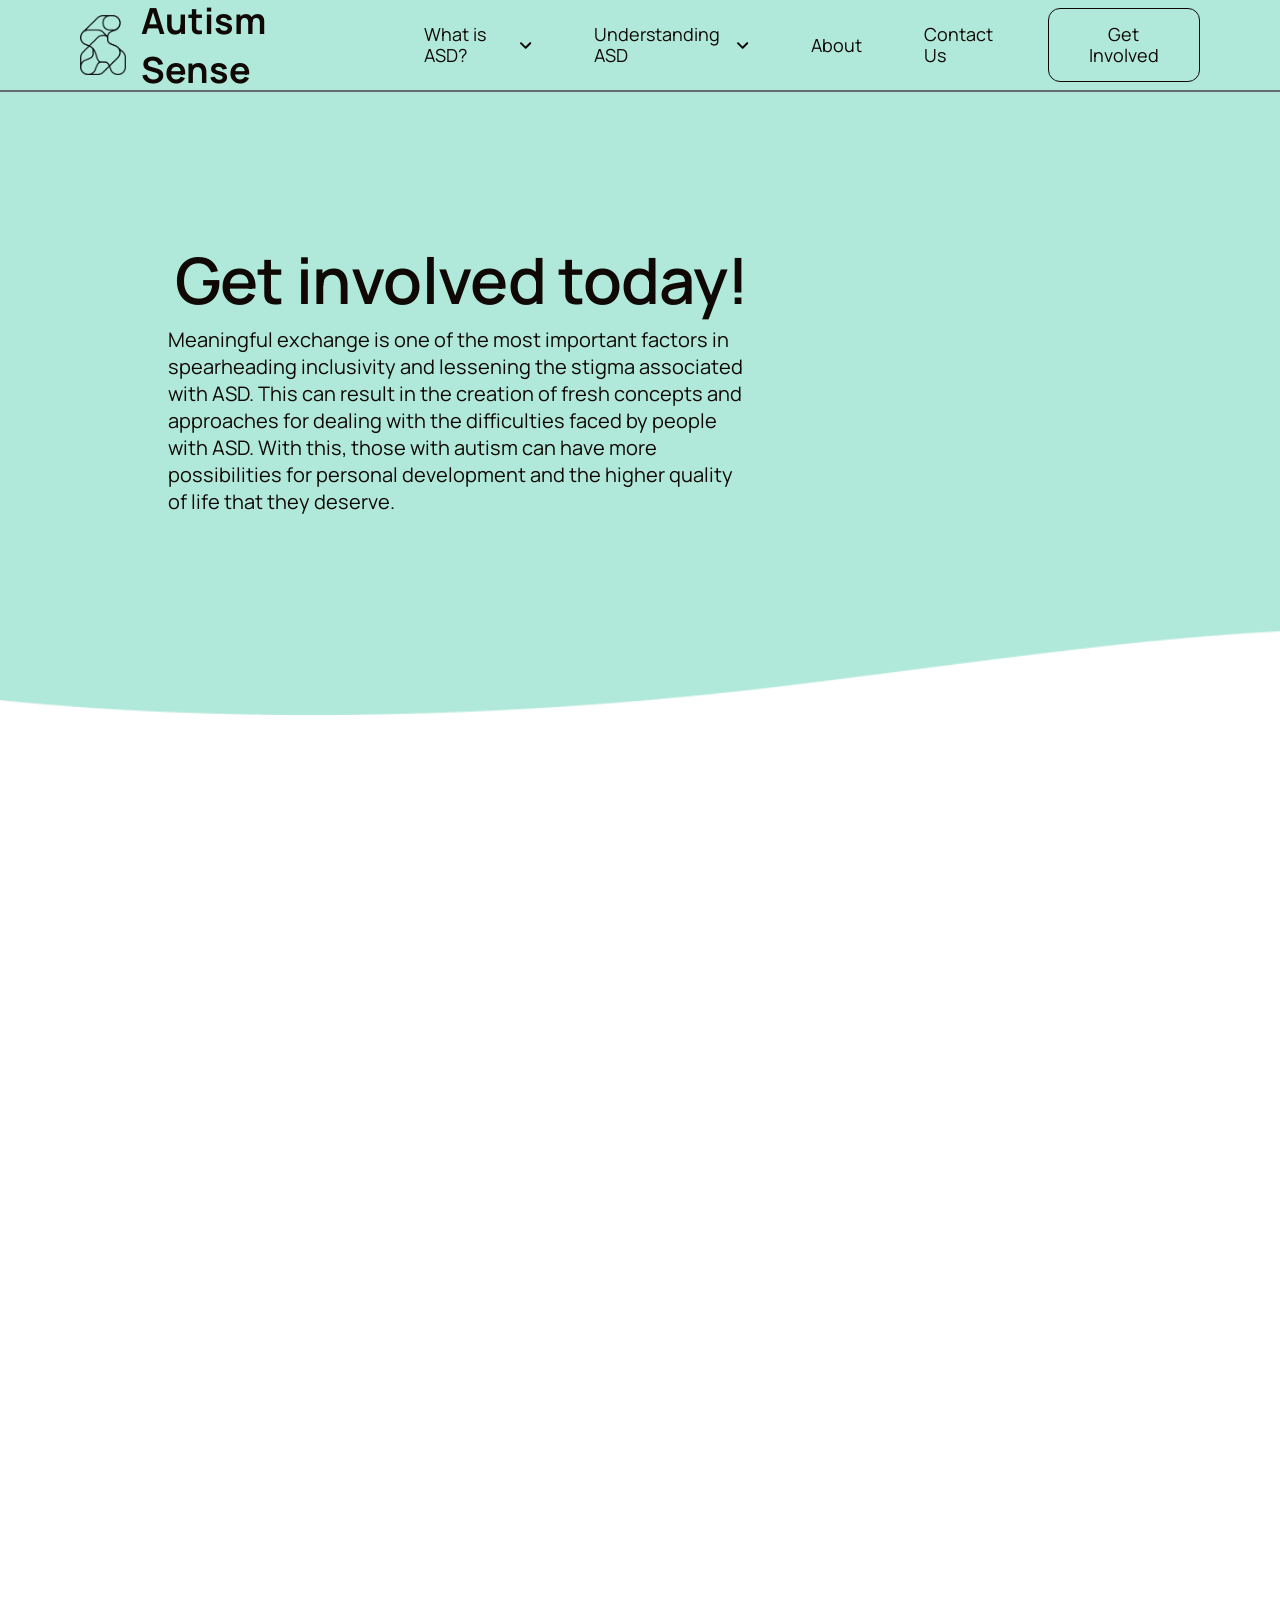
<file: involved.html>
<!DOCTYPE html>
<html>
<head>
    <title>Get Involved</title>
    <meta name="viewport" content="width=device-width, initial-scale=1">
    <link rel="icon" href="images/favicon.ico">
    <link rel="preconnect" href="https://fonts.googleapis.com">
    <link rel="preconnect" href="https://fonts.gstatic.com" crossorigin>
    <link href="https://fonts.googleapis.com/css2?family=Archivo:wght@300;400;500&family=Manrope:wght@200;300;400;500;600;700;800&display=swap" rel="stylesheet">
    <link rel="stylesheet" href="css/style.css" type="text/css"/>
    <link rel="stylesheet" href="https://unpkg.com/aos@next/dist/aos.css" />
</head>

<body>
    <header class="mint-header">
        <div class="left-header" data-aos="fade-down">
            <a href="index.html"><div class="header-logo"><img src="images/involved/logo3.png"></div></a>
            <a href="index.html"><span class="H3">Autism Sense</span></a>
        </div>        
        <div class="right-header" data-aos="fade-down">
            <div class="dropdown-arrow-navbar">
                <span class="bodytext"><a href="autism.html">What is ASD?</a></span>
                <img src="images/homepage/white-arrow-down.png">
            </div>
            <div class="dropdown-arrow-navbar">
                <span class="bodytext"><a href="understand-podcasts.html">Understanding ASD</a></span>
                <img src="images/homepage/white-arrow-down.png">
            </div>
            <span class="bodytext"><a href="about.html">About</a></span>
            <span class="bodytext"><a href="contact.html">Contact Us</a></span>
            <button class="navbar-button">
                <a href="involved.html">
                    <span class="bodytext">Get Involved</span>
                </a>
            </button>
        </div>
        <div class="hamburger">
            <span class="bar"></span>
            <span class="bar"></span>
            <span class="bar"></span>
        </div>
    </header>

    <div class="involved-text-of-wave-bg">
        <div class="involved-header">
            <span class="bigH1" data-aos="fade-down">Get involved today!</span>
            <span class="H6" data-aos="fade-down">Meaningful exchange is one of the most important factors in spearheading inclusivity and lessening the stigma associated with ASD. This can result in the creation of fresh concepts and approaches for dealing with the difficulties faced by people with ASD. With this, those with autism can have more possibilities for personal development and the higher quality of life that they deserve.</span>
        </div>
    </div>

    <div class="involved-body" data-aos="fade-up">
        <div class="involved-discord" data-aos="fade-up">
            <div class="discord-graphic">
                <img src="images/involved/discord-photo.png">
            </div>
            <div class="server-name" data-aos="fade-up">
                <div class="server-heading">
                    <img src="images/involved/discord-icon.png">
                    <div class="server-name-text">
                        <span class="neuropals-text">NeuroPals</span>
                        <span class="by-autism-sense-text">by Autism Sense</span>
                    </div>
                </div>
                <div class="server-details" data-aos="fade-up">
                    <span class="H6"><span class="special-resource-article-text">NeuroPals</span> is a <span class="special-resource-article-text">friendly</span> and <span class="special-resource-article-text">inclusive</span> Discord server where neurotypical individuals and those on the autism spectrum can come together to <span class="special-resource-article-text">learn from and understand each other</span>. This is a <span class="special-resource-article-text">safe space</span> where we encourage open dialogue, mutual respect, and the sharing of experiences and knowledge related to autism. 
                    <br><br>
                    <span class="special-resource-article-text">Join us in our mission</span> to promote acceptance, empathy, and understanding for individuals on the autism spectrum!</span>
                </div>
                <button class="involved-discord-button" data-aos="fade-up">
                    <a href="https://discord.gg/EDKNsRy6n4">
                        <span class="button">Join our server</span>
                        <img src="images/homepage/black-cta-arrow.png" class="arrow-cta">
                    </a>
                </button>
            </div>
        </div>

        <div class="involved-brands" data-aos="fade-up">
            <span class="H5" data-aos="fade-up">GET HELP FROM LOCAL ORGANIZATIONS</span>
            <span class="smolbody" data-aos="fade-up">These organizations continue to support inclusivity in the country through their work on ASD and mental health initiatives.</span>
            <div class="all-brands-home">
                <div class="brands-pics">
                    <a href="http://www.autismsocietyphilippines.org/" data-aos="fade-right"><img src="images/homepage/org1.png" class="org-1"></a>
                    <a href="https://www.bestbuddiesphilippines.com/" data-aos="zoom-in"><img src="images/homepage/org2.png" class="org-2"></a>
                    <a href="https://www.talangdalisay.org/" data-aos="fade-left"><img src="images/homepage/org3.png" class="org-3"></a>
                </div>
            </div>
        </div>

        <div class="involved-questions-container" data-aos="fade-up">
            <div class="involved-questions" data-aos="fade-up">
                <div class="questions-left">
                    <span class="H2" data-aos="fade-up">Have questions?</span>
                    <span class="bodytext" data-aos="fade-up">Join us in our pursuit in bettering the lives of those with ASD!</span>
                </div>
                <div class="questions-right" data-aos="fade-up">
                    <button class="questions-button">
                        <a href="contact.html">
                            <span class="button">Get in Touch</span>
                            <img src="images/homepage/white-cta-arrow.png" class="arrow-cta">
                        </a>
                    </button>
                </div>
            </div>
        </div>
    </div>

    <footer class="white-footer" data-aos="fade-up">
    <div class="footer-left">
        <div class="left-text">
            <a href="/"><img src="images/homepage/logo1.png"></a>
            <a href="/"><span class="H3">Autism Sense</span></a>
            <span class="H5">Bridging the spectrum</span>
        </div>
        <span class="bodytext" id="all-rights">&#169; Autism Sense 2023. All Rights Reserved.</span>
    </div>
    <div class="footer-right">
        <div class="contact-online">
            <div class="footer-contact">
                <span class="H5">Contact Us</span>
                <ul>
                    <li>
                        <img src="images/homepage/footer-phone.png">
                        <span class="bodytext">+63 2 8733 4839</span>
                    </li>
                    <li>
                        <img src="images/homepage/footer-email.png">
                        <span class="bodytext" id="special-text">autismsense@gmail.com</span>
                    </li>
                    <li>
                        <img src="images/homepage/footer-location.png">
                        <span class="bodytext">662 Gen. E. Evangelista, Manila, Metro Manila</span>
                    </li>
                </ul>
            </div>
            <div class="footer-online">
                <span class="H5">Find us online</span>
                <div class="online-images">
                    <a href="https://www.facebook.com/"><img src="images/homepage/footer-fb.png"></a>
                    <a href="https://www.instagram.com/autism.sense/"><img src="images/homepage/footer-ig.png"></a>
                </div>
            </div>
        </div>
        <div class="hyperlinks">
            <div class="navbar-footer">
                <span class="bodytext"><a href="/">Home</a></span>
                <span class="bodytext"><a href="autism.html">What is Autism?</a></span>
                <span class="bodytext"><a href="understand-podcasts.html">Understanding ASD: Podcasts</a></span>
                <span class="bodytext"><a href="understand-comics.html">Understanding ASD: Comics</a></span>
                <span class="bodytext"><a href="about.html">About</a></span>
                <span class="bodytext"><a href="contact.html">Contact Us</a></span>
                <span class="bodytext"><a href="involved.html">Get Involved</a></span>
            </div>
            <div class="terms" id="terms-policy">
                <span class="bodytext">References</span>
                <img src="images/homepage/new-tab-icon.png">
            </div>
        </div>
    </div>
</footer>

    <script src="https://unpkg.com/aos@next/dist/aos.js"></script>
    <script>
    AOS.init({
        duration: 800,
        easing: 'ease'
    });
    </script>
<script src="script.js"></script>
</body>
</html>
</file>
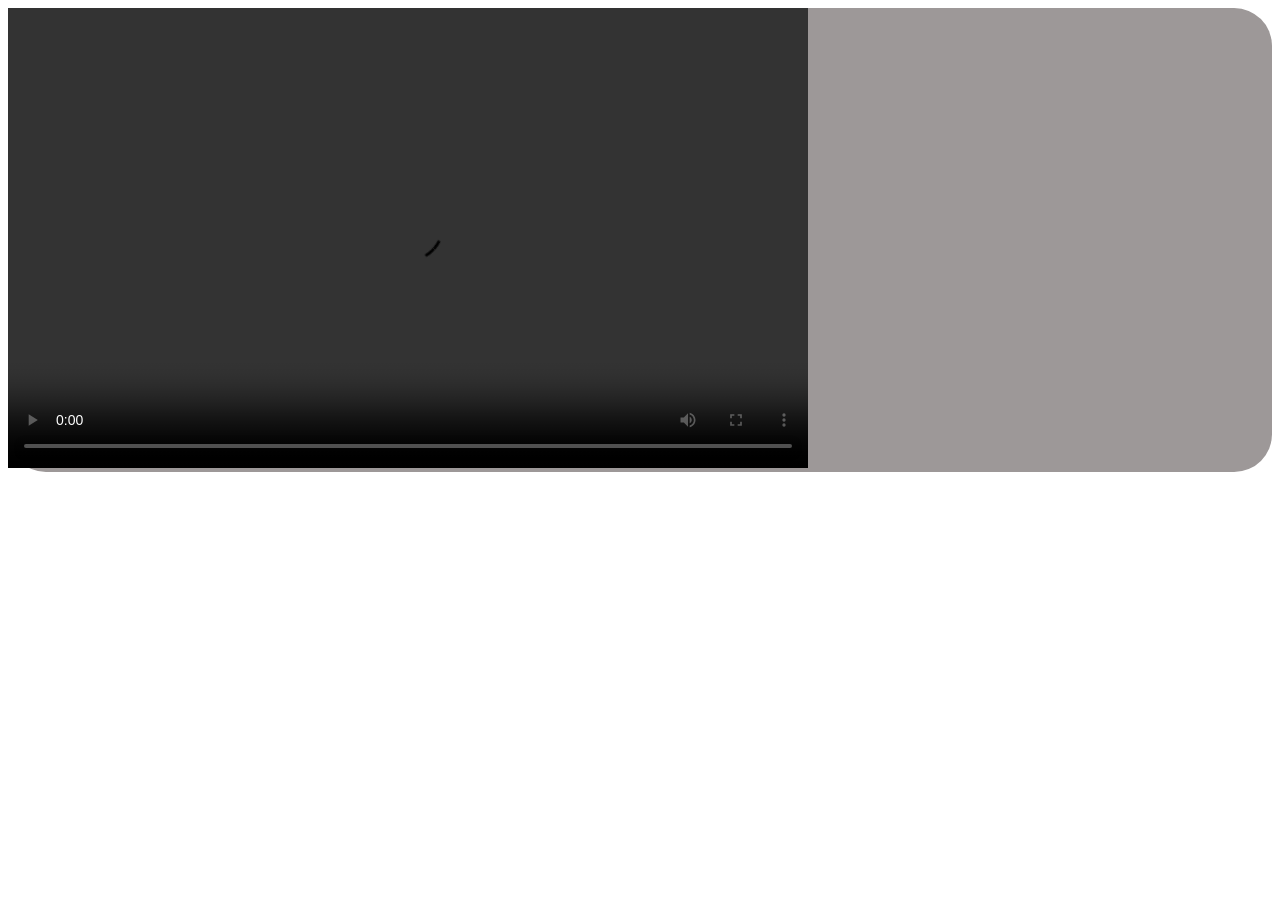
<file: shapesort.html>
<!DOCTYPE html>
<html>
    <body>

        <div style="background-color:rgb(157, 152, 152);border-radius:1cm;"> 
            
    <video width="800" height="460" controls>
        <source src="C:\Users\Ajin\Desktop\Movies and Music\Brdgerton\kate+++anthony+_+enchanted+Save-from.net.mp4" type="video/mp4">
        
        Your browser does not support the video tag.
    </video>
    
    
    
    
    
    
    
</div>
</body>
</html>
</file>
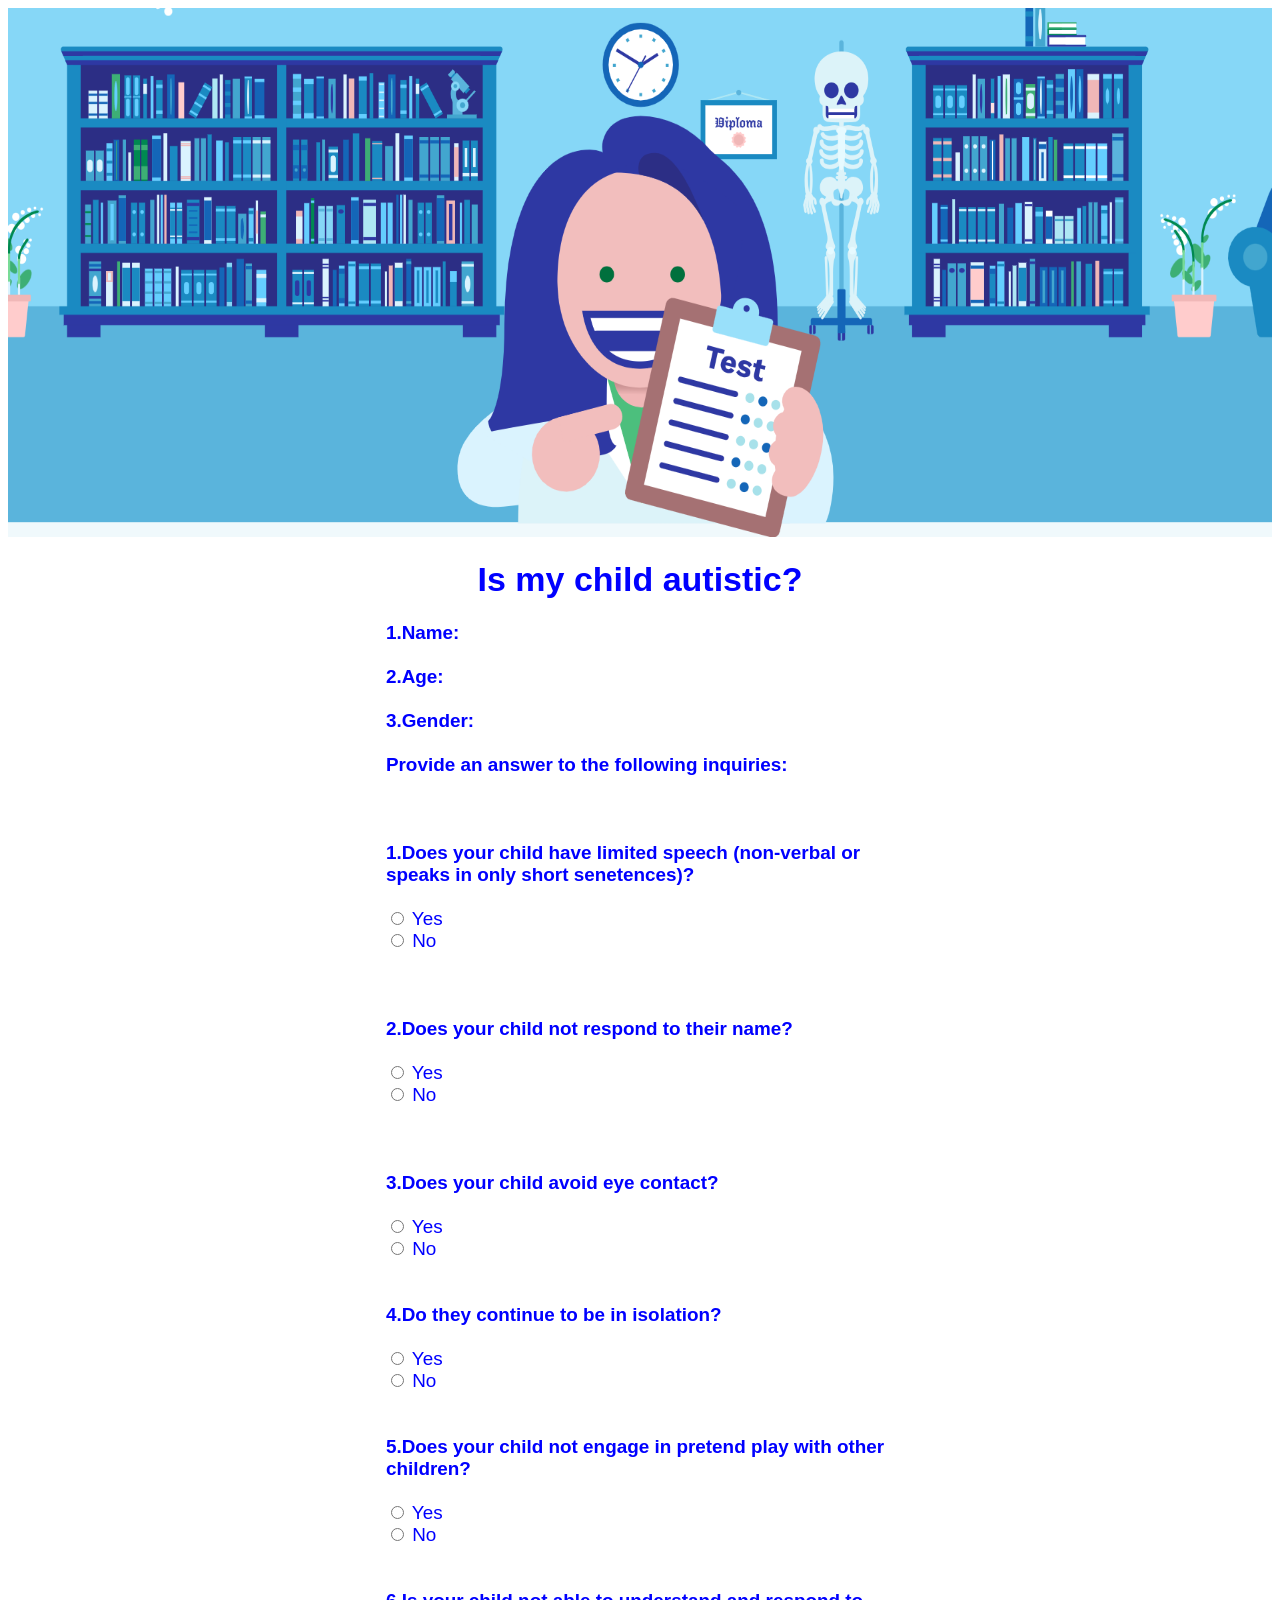
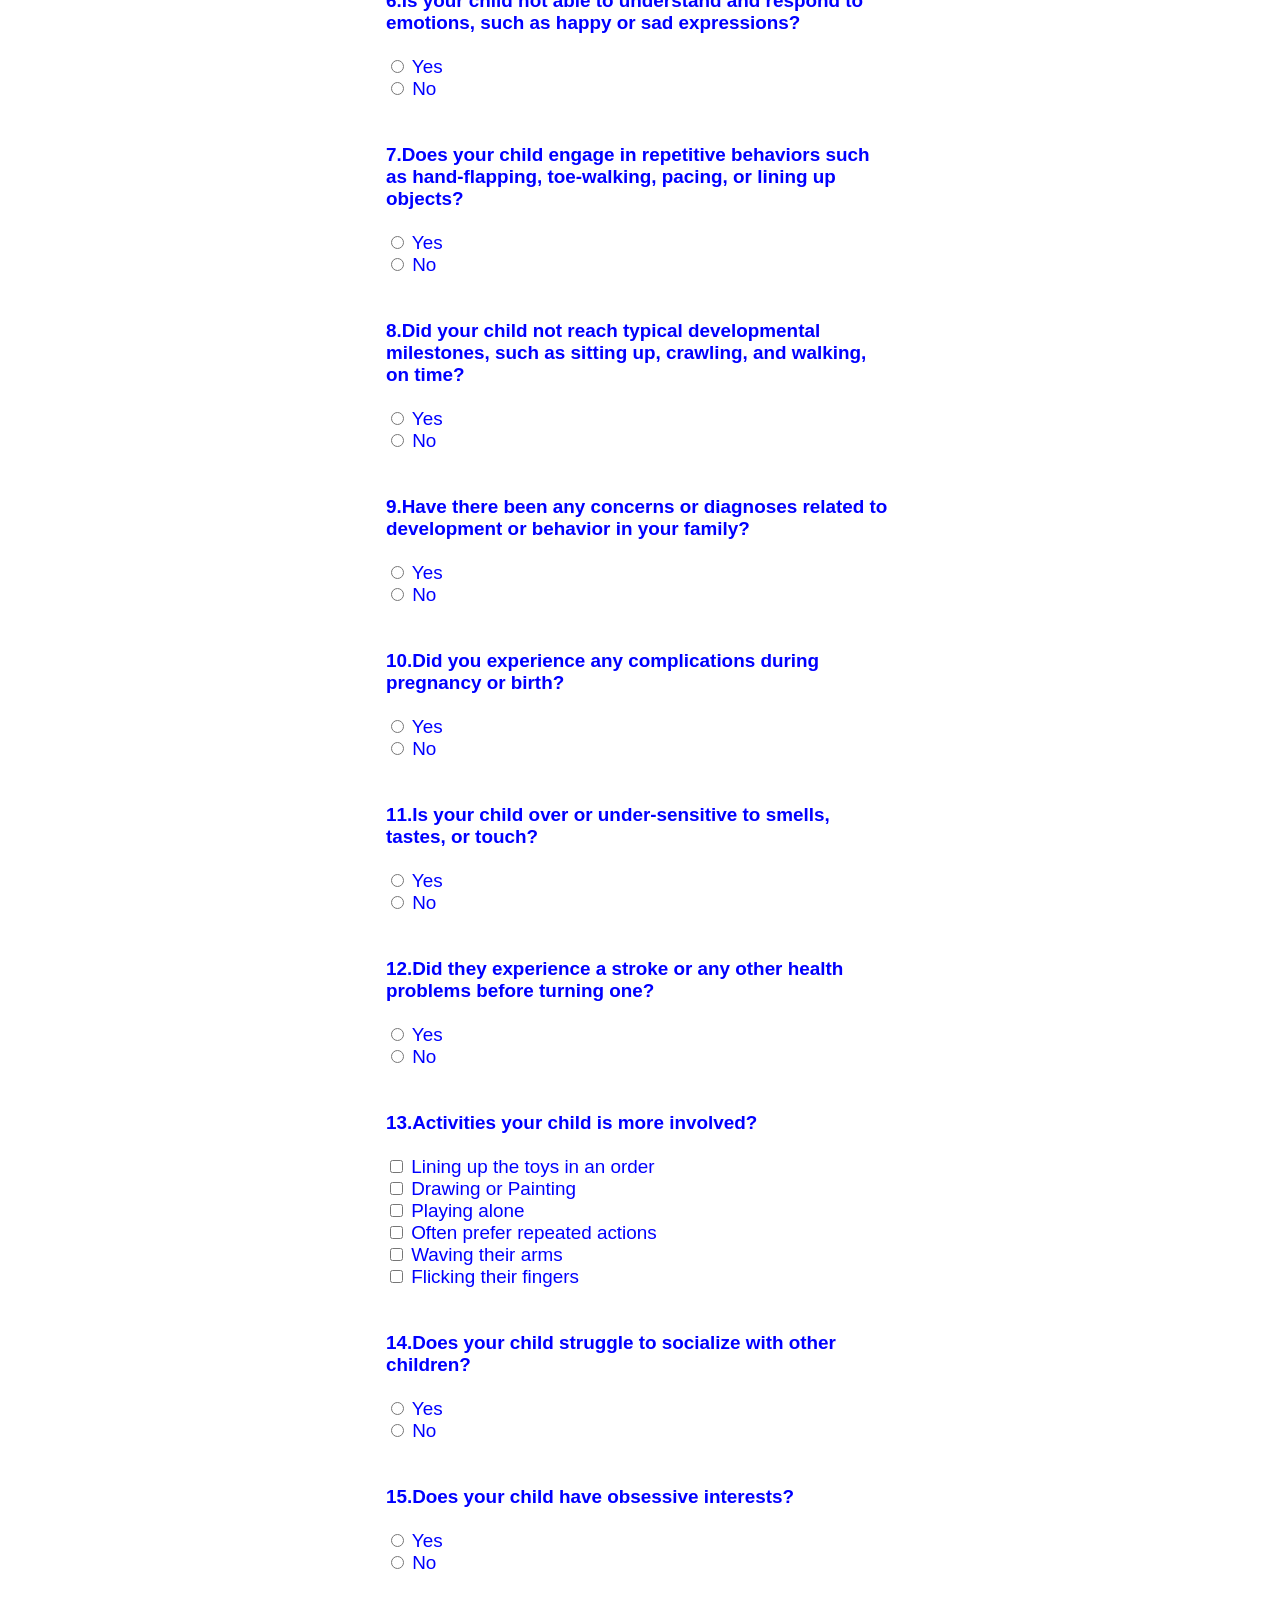
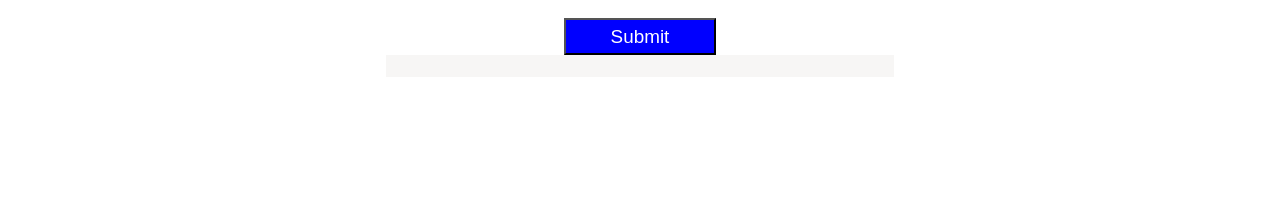
<file: test.html>
<html>
    <head>
        <style>

          

            #result.custom-alert {
                 /* Change to your desired color */
                color: black; /* Change to your desired text color */
                padding: 20px;
                position: absolute;
                border-radius: 5px;
                font-size: 1.2em;
                text-align: center;
            }




        </style>
    </head>
    <body>
        <img src="images\Screenshot 2024-03-16 231218.png" style="height:14cm;width:100%;">
        <div class="formquest" style="padding:0cm 5cm;">
            <center><h1 style="color:blue; font-family:Arial;font-size:0.9cm;">Is my child autistic?</h1></center>

<form id="questionnaire" style="padding:0cm 5cm; color:blue; font-family:Arial;font-size:0.5cm;">
    
  <div>
    <b><label for="q1">1.Name:</label></b>
    &nbsp;&nbsp;&nbsp;&nbsp;&nbsp;
    <input type="text" id="q1-a" name="q1" value="" style="border-color:white;border:0px 0px 0px white; border-style:none;">
<br>
<br>

<b><label for="q1">2.Age:</label></b>
    &nbsp;&nbsp;&nbsp;&nbsp;&nbsp;
    <input type="text" id="q1-a" name="q1" value="" style="border-color:white;border:0px 0px 0px white; border-style:none;">
<br>
<br>

<b><label for="q1">3.Gender:</label></b>
    &nbsp;&nbsp;&nbsp;&nbsp;&nbsp;
    <input type="text" id="q1-a" name="q1" value="" style="border-color:white;border:0px 0px 0px white; border-style:none;">
<br>
<br>
<b>Provide an answer to the following inquiries:</b>
<br>
<br><br>
<br>

    <b><label for="q1">1.Does your child have limited speech (non-verbal or speaks in only short senetences)?</label><br></b>
    <br>
    <input type="radio" id="q1-a" name="q1" value="a">
    <label for="q1-a">Yes</label><br>
    <input type="radio" id="q1-b" name="q1" value="b">
    <label for="q1-b">No</label><br>
    
  </div>
<br>
<br>
<br>
  <div>
    <b><label for="q2">2.Does your child not respond to their name?</label><br></b>
    <br>
    <input type="radio" id="q2-a" name="q2" value="a">
    <label for="q2-a">Yes</label><br>
    <input type="radio" id="q2-b" name="q2" value="b">
    <label for="q2-b">No</label><br>
  </div>


  <br>
  <br>
  <br>

  <div>
    <b><label for="q3">3.Does your child avoid eye contact?</label><br></b>
    <br>
    <input type="radio" id="q3-a" name="q3" value="a">
    <label for="q3-a">Yes</label><br>
    <input type="radio" id="q3-b" name="q3" value="b">
    <label for="q3-b">No</label><br>

<br>
<br>
    <b><label for="q4">4.Do they continue to be in isolation?</label><br></b>
    <br>
    <input type="radio" id="q4-a" name="q4" value="a">
    <label for="q4-a">Yes</label><br>
    <input type="radio" id="q4-b" name="q4" value="b">
    <label for="q4-b">No</label><br>
  </div>



<br>
<br>
  <div>
    <b><label for="q5">5.Does your child not engage in pretend play with other children?</label><br></b>
    <br>
    <input type="radio" id="q4-a" name="q4" value="a">
    <label for="q4-a">Yes</label><br>
    <input type="radio" id="q4-b" name="q4" value="b">
    <label for="q4-b">No</label>
    <br>

<br>
<br>
    <b><label for="q6">6.Is your child not able to understand and respond to emotions, such as happy or sad expressions?</label><br></b>
    <br>
    <input type="radio" id="q6-a" name="q6" value="a">
    <label for="q6-a">Yes</label><br>
    <input type="radio" id="q6-b" name="q6" value="b">
    <label for="q6-b">No</label><br>



    <br>
    <br>
       <b><label for="q7">7.Does your child engage in repetitive behaviors such as hand-flapping, toe-walking, pacing, or lining up objects?</b>
        </label><br>
        <br>
        <input type="radio" id="q7-a" name="q7" value="a">
        <label for="q7-a">Yes</label><br>
        <input type="radio" id="q7-b" name="q7" value="b">
        <label for="q7-b">No</label><br>


        <br>
        <br>
            <b><label for="q8">8.Did your child not reach typical developmental milestones, such as sitting up, crawling, and walking, on time?</b>
            </label><br>
            <br>
            <input type="radio" id="q8-a" name="q8" value="a">
            <label for="q8-a">Yes</label><br>
            <input type="radio" id="q8-b" name="q8" value="b">
            <label for="q8-b">No</label><br>


            <br>
            <br>
                <b><label for="q9">9.Have there been any concerns or diagnoses related to development or behavior in your family?</b>
                </label><br>
                <br>
                <input type="radio" id="q9-a" name="q9" value="a">
                <label for="q9-a">Yes</label><br>
                <input type="radio" id="q9-b" name="q9" value="b">
                <label for="q9-b">No</label><br>

            <br>
            <br>
                <b><label for="q10">10.Did you experience any complications during pregnancy or birth?</b>

                </label><br>
                <br>
                <input type="radio" id="q10-a" name="q10" value="a">
                <label for="q10-a">Yes</label><br>
                <input type="radio" id="q10-b" name="q10" value="b">
                <label for="q10-b">No</label><br>


            <br>
            <br>
                <b><label for="q11">11.Is your child over or under-sensitive to smells, tastes, or touch?</b>

                </label><br>
                <br>
                <input type="radio" id="q11-a" name="q11" value="a">
                <label for="q11-a">Yes</label><br>
                <input type="radio" id="q11-b" name="q11" value="b">
                <label for="q11-b">No</label><br>

            <br>
            <br>
                <b><label for="q12">12.Did they experience a stroke or any other health problems before turning one?</b>

                </label><br>
                <br>
                <input type="radio" id="q12-a" name="q12" value="a">
                <label for="q12-a">Yes</label><br>
                <input type="radio" id="q12-b" name="q12" value="b">
                <label for="q12-b">No</label><br>


                <br>
                <br>
                   <b> <label for="q13">13.Activities your child is more involved?</b>
    
                    </label><br>
                    <br>
                    <input type="checkbox" id="q13-a" name="q13" value="a">
                    <label for="q13-a">Lining up the toys in an order</label><br>
                    <input type="checkbox" id="q13-b" name="q13" value="b">
                    <label for="q13-b">Drawing or Painting</label><br>
                    <input type="checkbox" id="q13-a" name="q13" value="a">
                    <label for="q13-a">Playing alone</label><br>
                    <input type="checkbox" id="q13-b" name="q13" value="b">
                    <label for="q13-b">Often prefer repeated actions</label><br>
                    <input type="checkbox" id="q13-a" name="q13" value="a">
                    <label for="q13-a">Waving their arms</label><br>
                    <input type="checkbox" id="q13-b" name="q13" value="b">
                    <label for="q13-b">Flicking their fingers</label><br>

                    <br>
                    <br>
                        <b><label for="q12">14.Does your child struggle to socialize with other children?</b>
        
                        </label><br>
                        <br>
                        <input type="radio" id="q12-a" name="q12" value="a">
                        <label for="q12-a">Yes</label><br>
                        <input type="radio" id="q12-b" name="q12" value="b">
                        <label for="q12-b">No</label><br>

                    <br>
                    <br>
                        <b><label for="q12">15.Does your child have obsessive interests?</b>
        
                        </label><br>
                        <br>
                        <input type="radio" id="q12-a" name="q12" value="a">
                        <label for="q12-a">Yes</label><br>
                        <input type="radio" id="q12-b" name="q12" value="b">
                        <label for="q12-b">No</label><br>

       <center>
        <br><br>
        <button id="submit-btn"  type="button"  style="background-color:blue;color:white;height:1cm;width:4cm;font-size:0.5cm;">Submit

        </button></center>



    </form>
   



        <div style="background-color:#f7f6f5">
                <center>&nbsp;&nbsp;&nbsp;&nbsp;&nbsp;&nbsp;&nbsp;&nbsp;&nbsp;<div id="result"  class="custom-alert"  style="color:rgb(233, 146, 84);font-size:2cm;font-family:Arial;">&nbsp;&nbsp;&nbsp;&nbsp;</div></center>
                </div>

            



        











       
       

        <script>
           /*const form = document.getElementById("questionnaire");
            const result = document.getElementById("result");
            const submitBtn = document.getElementById("submit-btn");
            let yesCount = 0;
    
            form.addEventListener("change", (event) => {
                if (event.target.type === "radio" && event.target.value === "a") {
                    yesCount++;
                } else if (event.target.type === "checkbox" && event.target.checked) {
                    yesCount++;
                }
            });
    
            submitBtn.addEventListener("click", () => {
                if (yesCount > 5) {
                    result.innerHTML = "Autistic";
                } else {
                    result.innerHTML = "Not Autistic";
                }
                result.style.display = "block";
            });*/



            const form = document.getElementById("questionnaire");
        const result = document.getElementById("result");
        const submitBtn = document.getElementById("submit-btn");
        let yesCount = 0;

        form.addEventListener("change", (event) => {
            if (event.target.type === "radio" && event.target.value === "a") {
                yesCount++;
            } else if (event.target.type === "checkbox" && event.target.checked) {
                yesCount++;
            }
        });

        submitBtn.addEventListener("click", () => {
            if (yesCount > 10) {
                result.innerHTML = "  Result: Autistic";
            } else {
                result.innerHTML = "Result: Not Autistic";
            }
            if (yesCount > 10) {
                result.innerHTML = "       Result: Autistic";
            } else {
                result.innerHTML = "Result: Not Autistic";
            }
            result.style.display = "block"; // Show the result




            document.write(`<html><body><br><br><br><br><br><br><center><img src="images/res.png"><div style="background-color:rgb(131, 246, 242); height:5cm;width:13cm;color:blue;font-size:0.6cm;font-family:Arial;"><h1><br>${result.innerHTML}</h1></div></center></body></html>`);






        });

        </script>
    



    </body>
</html>
</file>
<file: css/style.css>
*{
	box-sizing: border-box;
	margin: 0;
	padding: 0;
	transition: all 0.3s ease;
}

body {
	max-width: 100%;
}

a{
	text-decoration: none;
	color: #0F0804;
}

.bigH1{
	font-family: 'Manrope';
	font-style: normal;
	font-weight: 600;
	font-size: 64px;
	line-height: 119%;
	/* or 76px */
	text-align: center;
	letter-spacing: -0.01em;
}

.H1{
	font-family: 'Manrope';
	font-style: normal;
	font-weight: 400;
	font-size: 58px;
	line-height: 105.5%;
}

.H2{
	font-family: 'Manrope';
	font-style: normal;
	font-weight: 500;
	font-size: 40px;
	line-height: 118%;
}

.H3{
	font-family: 'Manrope';
	font-style: normal;
	font-weight: 700;
	font-size: 36px;
	line-height: 49px;
	margin-right: 50px;
}

.H4{
	font-family: 'Manrope';
	font-style: normal;
	font-weight: 400;
	font-size: 30px;
	line-height: 121.6%;
}

.H5{
	font-family: 'Manrope';
	font-style: normal;
	font-weight: 500;
	font-size: 24px;
	line-height: 99.2%;
}

.H6{
	font-family: 'Manrope';
	font-style: normal;
	font-weight: 400;
	font-size: 20px;
	line-height: 27px;
}

.bodytext{
	font-family: 'Manrope';
	font-style: normal;
	font-weight: 400;
	font-size: 18px;
	line-height: 115.2%;
}

.smolbody{
	font-family: 'Manrope';
	font-style: normal;
	font-weight: 400;
	font-size: 16px;
	line-height: 22px;
}

.links{
	font-family: 'Manrope';
	font-style: normal;
	font-weight: 600;
	font-size: 24px;
	line-height: 33px;
	/* identical to box height */

	text-decoration-line: underline;
	color: #1E4799;
	cursor: pointer;
}

.hamburger {
	display: none;
	cursor: pointer;
}

.bar {
	display: block;
	width: 25px;
	height: 3px;
	margin: 5px auto;
	-webkit-transition: all 0.3s ease-in-out;
	transition: all -0.3s ease-in-out;
	
}

.bar {
	background-color: black;
}

.black-header .bar{
	background-color: white;
}

.numbers{
	font-family: 'Manrope';
	font-style: normal;
	font-weight: 400;
	font-size: 48px;
	line-height: 52px;
	letter-spacing: -0.04em;
}

.lets-talk{
	font-family: 'Manrope';
	font-style: normal;
	font-weight: 500;
	font-size: 60px;
	line-height: 101.3%;
}

.about-smol-text{
	font-family: 'Manrope';
	font-style: normal;
	font-weight: 400;
	font-size: 24px;
	line-height: 106.7%;
}

.resource-article-head-text{
	font-family: 'Manrope';
	font-style: normal;
	font-weight: 700;
	font-size: 64px;

	/* dark grey */

	color: #0F0804;
}

.resource-article-body-text{
	font-family: 'Manrope';
	font-style: normal;
	font-weight: 400;
	font-size: 24px;
	line-height: 138.2%;
	/* or 33px */

	text-align: center;
	color: #0F0804;
}

.special-purple-text{
	color: #7B25BE;
}

button{
	font-family: 'Manrope';
	font-style: normal;
	font-weight: 500;
	font-size: 24px;
	padding: 15px 30px;
	display: flex;
	flex-direction: row;
	border: 0;
	border-radius: 12px;
	gap: 10px;
	align-items: center !important;
	margin: 0;
	width: fit-content;
	justify-content: center;
	transition: all 0.3s ease;
}

button img{
	width: 24px !important;
	margin: 0 !important;
	padding: 0 !important;
	transition: all 0.3s ease;
}

button a{
	display: flex;
	flex-direction: row;
	align-items: center !important;
	margin: 0;
	gap: 10px;
	width: fit-content;
	justify-content: center;
	transition: all 0.3s ease;
}

.body{
	display: flex;
	flex-direction: column;
	background-color: white;
}
/* header ********************************************/

.header{
	width: 100%;
	max-width: 100%;
	height: auto;
	background-color: white;
	display: flex;
	justify-content: space-between;
	align-items: center;
	padding: 10px 80px;
	border-bottom: 2px solid #D7DBE1;
}

.header-logo{
	display: flex;
    align-items: center;
    margin-left: auto;
    margin-right: auto;
}

.header-logo img{
	height: 60px;
	margin-right: 15px;
}

.left-header{
	display: flex;
	align-items: center;
	
}

.left-header span{
	color: #7B25BE;
}

.left-header:hover{
	background-image: none;
	filter: opacity(70%);
	cursor: pointer;
}

.right-header{
	display: flex;
	align-items: center;
	gap: 22px;
	color: #0F0804;
}

.dropdown-arrow-navbar{
	display: flex;
	gap: 5px;
	align-items: center;
}

.dropdown-arrow-navbar img{
	height: 7px;
}

.navbar-button{
	border: 1px solid #0F0804;
	background-color: white;
	color: #0F0804;
	
}

.navbar-button:hover{
	background-color: #D7DBE1;
	border: 1px solid #D7DBE1;
}

.header-menu{
	height: 42px;
	cursor: pointer;
}

/* landing ********************************************/

.home-landing{
	/* padding-top: 120px; */
	/* padding-left: 148px; */
	padding: 120px 130px 0px 130px;
    margin: 0 0px;
    color: #1E4799;
    background-color: #FFF;
    display: flex;
    justify-content: center;
	width: auto;
	gap: 120px;
	/* max-width: 1200px; */
}

.home-landing-text{
	display: flex;
	flex-direction: column;
}

.home-landing-text .H1{
	color: #1E4799;
	max-width: 741px;
    width: 100%;
    margin-bottom: 6px;
}

.home-landing-text .H6{
	color: #1E4799;
	max-width: 741px;
    width: 100%;
    margin-bottom: 26px;
    color: #0F0804;
}

.home-landing-text .special-text{
	color: #F6921E;
}

.home-landing-button{
	cursor: pointer;
	color: #0F0804;
	background-color: #B0E8DA;
	transition: all 0.3s ease;
	margin-right: auto;
}

.home-landing-button:hover{
	background-color: #88DFC9;
	transition: all 0.3s ease;
}

.home-landing-button a{
	color: #0F0804;
	display: flex;
	align-items: center;
	transition: all 0.3s ease;
}

.home-landing-graphic{
	display: flex;
    align-items: flex-start;
    justify-content: space-between;
}
.home-landing-pic{	
    width: auto;
	max-width: 100%;
    /* padding-right: 158px; */
}

/* autism ********************************************/

.home-autism{
	background-image: url(../images/homepage/orange-wave-bg.png);
	background-size: cover;
	max-width: 100%;
	/* height: 100%; */
	margin-top: 140px;
	padding: 0;
	display: flex;
	flex-direction: column;
	align-items: center;
	overflow: hidden;
}

.home-autism-wrapper {
	max-width: 100%;
}

.autism-header{
	padding-top: 80px;
	display: flex;
	flex-direction: column;
	align-items: flex-start;
}

.autism-header .H3{
	font-weight: 500;
}

.autism-header .bodytext{
	padding-top: 2px;
	padding-bottom: 56px;
	width: 40%;
	
}

.autism-cards{
	display: flex;
	align-items: center;
	justify-content: center;
	gap: 60px;
	padding-bottom: 41px;
}

.card-header-text{
	font-family: 'Manrope';
	font-style: normal;
	font-weight: 700;
	font-size: 20px;
	line-height: 119.1%;
	/* or 24px */

	text-align: center;

	/* dark grey */

	color: #0F0804;
}

.card-text-each{
	padding-top: 268px;
	width: 68%;
	display: flex;
	flex-direction: column;
	align-items: center;
	justify-content: center;
	overflow: visible;
  	overflow-wrap: anywhere;
}

.card-text-each .smolbody{
	padding-top: 10px;
	padding-bottom: 32px;
	display: flex;
	flex-wrap: wrap;
	align-self: center;
	font-size: 14px;
	line-height: 17px;
	text-align: center;
}

.cards-button-1{
	background-color: #B0E8DA;
	height: 50px;

}

.cards-button-1:hover{
	background-color: #88DFC9;
}

.cards-button-1 .button{
	font-family: 'Manrope';
	font-style: normal;
	font-weight: 400;
	font-size: 18px;
	line-height: 115.2%;
	color:white;
}

.cards-button-2{
	background-color: #1E4799;
	height: 50px;

}

.cards-button-2:hover{
	background-color: #0C2C7E;
}

.cards-button-2 .button{
	font-family: 'Manrope';
	font-style: normal;
	font-weight: 400;
	font-size: 18px;
	line-height: 115.2%;
	color: white;
}

.cards-button-3{
	background-color: #7B25BE;
	height: 50px;

}

.cards-button-3:hover{
	background-color: #6D0C9B;
}

.cards-button-3 .button{
	font-family: 'Manrope';
	font-style: normal;
	font-weight: 400;
	font-size: 18px;
	line-height: 115.2%;
	color: white;
}

.autism-card-1{
	background-image: url(../images/homepage/card1.png);
	background-size: cover;
	width: 325.67px;
	height: 480px;
	border-radius: 20px;
	display: flex;
	flex-direction: column;
	align-items: center;
	transition: all 0.5s ease;
}

.autism-card-1:hover{
	filter: drop-shadow(0 0 0.4rem #F29E50);
	transform: scale(1.06);
}

.autism-card-2{
	background-image: url(../images/homepage/card2.png);
	background-size: cover;
	width: 325.67px;
	height: 480px;
	border-radius: 20px;
	display: flex;
	flex-direction: column;
	align-items: center;
	transition: all 0.5s ease;
}

.autism-card-2:hover{
	filter: drop-shadow(0 0 0.4rem #F29E50);
	transform: scale(1.06);
}

.autism-card-3{
	background-image: url(../images/homepage/card3.png);
	background-size: cover;
	width: 325.67px;
	height: 480px;
	border-radius: 20px;
	display: flex;
	flex-direction: column;
	align-items: center;
	transition: all 0.5s ease;
}

.autism-card-3:hover{
	filter: drop-shadow(0 0 0.4rem #F29E50);
	transform: scale(1.06);
}

.learn-more-link{
	align-self: start;
	padding-bottom: 70px;
}

.learn-more-link .links a{
	color: #1E4799;
}

.learn-more-link .links:hover{
	filter: opacity(70%);
}

.learn-more-link .links{
	width: 287px;
}


/* home contetnt ********************************************/

.home-content{
	padding-left: 168px;
	padding-top: 120px;
	padding-bottom: 120px;
	display: flex;
	flex-direction: column;
	gap: 50px;
}

/* home about us values ********************************************/

.real-home-values{
	display: flex;
	flex-direction: column;
	justify-content: space-between;
	/* background-image: url(../images/homepage/mint-bg.png);
	background-size: cover;
	background-repeat: no-repeat; */
	padding-top: 90px;
	width: 100%;
	height: 100%;
}

.real-home-values .H4{
	display: flex;
	width: 320px;
	height: 82px;
	align-self: center;
	text-align: center;
	padding-top: 24px;
	padding-bottom: 100px;
	border-bottom: 2px solid white;
	font-weight: 500;
}

.home-values-card{
	display: flex;
	flex-direction: row;
	align-items: center;
	padding-top: 63px;
	padding-bottom: 43px;
	padding-left: 168px;
	padding-right: 168px;
	justify-content: space-between;
}

.values-card{
	display: flex;
	flex-direction: column;
	width: auto;
	max-width: 90%;
	flex-wrap: wrap;
}

.values-card img{
	width: 60px;
}

.values-card .H5{
	padding-top: 18px;
}

.values-card .bodytext{
	padding-top: 4px;
	text-align: justify;
}

.real-home-values .links a{
	color: #1E4799;
}

.real-home-values .links a:hover{
	filter: opacity(70%);
}

.real-home-values .links{
	cursor: pointer;
	padding-left: 168px;
}

/* home questions ********************************************/
.home-questions-container{
	padding-top: 100px;
	padding-bottom: 160px;
	/* background-color: #B0E8DA; */
}

.home-questions{
	display: flex;
	align-items: center;
	padding: 53px 69px;
	justify-content: space-between !important;
	border: 2px solid white;
	border-radius: 50px;
	background-color: white;
	width: 80%;
	margin: 0px auto;

}

.questions-left{
	display: flex;
	flex-direction: column;
	align-items: flex-start;
	gap: 4px;
}

.questions-button{
	background-color: #7B25BE;
}

.questions-button:hover{
	background-color: #6D0C9B;
}

.questions-button .button{
	color: white;
}

/* home discord ********************************************/
.home-join-bg{
	background-image: url(../images/homepage/dc-footer-bg.png);
	background-size: cover;
	background-position: center center;
	width: 100%;
	height: 100%;
}

.autism-body{
	padding-left: 168px;
	padding-right: 168px;
}


.home-join{
	display: flex;
	flex-direction: column;
	color: white;
	padding: 92px 168px;

	
}

.server-tags-deets-1{
	display: flex;
	gap: 14px;
	padding-top: 10px;
	padding-bottom: 14px;
}

.server-tags-deets-2{
	display: flex;
	gap: 14px;
	padding-bottom: 76px;
}

.server-tags-deets-1 img, .server-tags-deets-2 img{
	height: 39px;
}

.home-discord-button{
	background-color: transparent;
	border: 2px solid #FFFFFF;
	border-radius: 12px;
	transition: all 0.3s ease;
}

.home-discord-button .button{
	color: white;
	transition: all 0.3s ease;
}

.home-discord-button:hover{
	background-color: #1E4799;
	border: 2px solid #1E4799;
}

/* home orgs ********************************************/

.home-brands{
	display: flex;
	flex-direction: column;
	align-items: center;
	margin-left: auto;
	margin-right: auto;
	margin-top: 90px;
	margin-bottom: 110px;
	overflow: hidden;
}

.home-brands .H6{
	padding-bottom: 50px;
	text-align: center;
}

.brands-pics{
	display: flex;
	flex-direction: row;
	align-items: flex-start;
	padding: 0px;
	gap: 40px;
	padding-bottom: 20px;
}

.org-1, .org-2, .org-3{
	transition: all 0.5s ease;
}

.org-1:hover{
	transform: scale(1.1);
	filter: opacity(70%);
}

.org-2:hover{
	transform: scale(1.1);
	filter: opacity(70%);
}

.org-3:hover{
	transform: scale(1.1);
	filter: opacity(70%);
}

.white-footer{
	display: flex;
	flex-direction: row;
	align-items: center;
	height: 500px;
	padding-left: 80px;
	padding-right: 80px;
	border-top: 2px solid #D7DBE1;
}

.footer-left{
	display: flex;
	flex-direction: column;
	align-items: flex-start;
	justify-content: space-between;
	height: 60%;
}

.footer-left img{
	height: 120px;
}

.footer-left img:hover{
	background-image: none;
	filter: opacity(70%);
	cursor: pointer;
}

.footer-left .H3{
	color: #7B25BE;
	padding-top: 14px;
}

.footer-left .H3:hover{
	background-image: none;
	filter: opacity(70%);
	cursor: pointer;
}

.footer-left .H5{
	padding-top: 3px;
	color: #656B73;
}

.left-text{
	display: flex;
	flex-direction: column;
}

.footer-right{
	display: flex;
	margin-left: auto;
	height: 60%;
}
.contact-online{
	display: flex;
	flex-direction: column;
	justify-content: space-between;
	width: 254.4px;
}

.footer-contact{
	width: 254.4px;
}

.footer-contact ul{
	padding-top: 18px;
	display: flex;
	flex-direction: column;
	gap: 16px;
}

.footer-contact li{
	list-style: none;
	display: flex;
	align-items: center;
}

.footer-contact li img{
	padding-right: 15px;
}

.footer-contact li .bodytext:last-of-type{
	text-align: left;
}

.footer-contact li #special-text{
	color: #7B25BE;
}

.footer-online{
	display: flex;
	flex-direction: column;
	width: 212px;
}

.footer-online .H5{
	padding-bottom: 18px;
}

.footer-online img{
	width: 30.97px;
}

.online-images{
	display: flex;
	flex-direction: row;
	align-items: flex-start;
	padding: 0px;
	gap: 12px;
	cursor: pointer;
}

.online-images a:hover{
	filter: opacity(50%);
}

.hyperlinks{
	padding-left: 86px;
	display: flex;
	flex-direction: column;
	justify-content: space-between;

}

.navbar-footer{
	display: flex;
	flex-direction: column;
	align-items: flex-start;
	padding: 0px;
	gap: 14px;
}

.navbar-footer .bodytext{
	font-weight: 600;
}

.navbar-footer a{
	cursor: pointer;
}

.navbar-footer a:hover{
	color: #7B25BE;
	text-decoration: underline;
	
}

.terms{
	display: flex;
	align-items: flex-start;
	padding: 0px;
	gap: 5px;
	color: #656B73;
	
}

.terms{
	cursor: pointer;
}

.terms:hover{
	filter: brightness(0.4);
}

/* @media only screen and (max-width:1536px) { */
	/* .header,
	.home-landing,
	.home-stats,
	.home-brands,
	.home-works-all,
	.home-values-bg,
	.home-values,
	.white-footer */
/* } */

/* AUTISM ********************************************/
.blue-header{
	/* background-color: #1E4799;
	max-width: 100%;
	height: 92px;
	display: flex;
	justify-content: space-between;
	align-items: center;
	padding-left: 80px;
	padding-right: 80px;
	border-bottom: 2px solid #D7DBE1; */

	max-width: 100%;
	height: auto;
	background-color: #1E4799;
	display: flex;
	justify-content: space-between;
	align-items: center;
	padding: 10px 80px;
	border-bottom: 2px solid #D7DBE1;
}

.blue-header .left-header .H3{
	color: white;
}

.blue-header .right-header button{
	background-color: #1E4799;
	border: 1px solid white;
}

.blue-header .right-header button:hover{

	background-color: #0C2C7E;
	border: 1px solid #0C2C7E;
}

.blue-header .right-header a{
	color: white;
}

.blue-header .right-header img{
	filter: invert(100%);
}

.autism-text-of-wave-bg{
	background-image: url(../images/autism/blue-wave-bg.png);
	background-size: cover;
	width: 100%;
	height: 100%;
	display: flex;
	flex-direction: column;
	align-items: center;
	color: white;
	padding-top: 130px;
}

.autism-upper-header{
	display: flex;
	flex-direction: column;
	align-items: center;
}

.autism-upper-header .autism-subtext{
	padding-top: 12px;
	padding-bottom: 46px;
	width: 70%;
}

.autism-upper-header img{
	width: 50px;
}

.autism-subtext{
	font-family: 'Manrope';
	font-style: normal;
	font-weight: 300;
	font-size: 24px;
	line-height: 113.2%;
	/* or 27px */

	text-align: center;
}

.autism-video{
	display: flex;
	justify-content: center;
	width: 100%;

	position: relative;
	margin-top: 50px;
	align-self: center;
}

.autism-video img{
	
	width: 760px;
}

.autism-body{
	display: flex;
	flex-direction: column;
	align-items: center;
	gap: 60px;
	padding-top: 270px;
	max-width: 1400px;
	margin-right: auto;
	margin-left: auto;
}

.cause-risk-pics .asd-infogs {
	width: auto;
	max-width: 540px;
}

.asd-infogs img {
	width: 100%;
}

.asd-infogs:hover{
	transform: scale(1.02);
}

.cause-risk-pics img:hover{
	transform: scale(1.02);
}

.autism-body-smoltext{
	font-family: 'Manrope';
	font-style: normal;
	font-weight: 400;
	font-size: 20px;
	line-height: 143.1%;
	/* or 31px */
}

.type-lvl-asd img, .diag-autism img{
	max-width: 100%;
}

.type-lvl-asd, .cause-risk-asd, .diag-signs-autism, .diag-autism{
	display: flex;
	flex-direction: column;
	gap: 16px;
	max-width: 100%;
}

.signs-autism{
	padding-top: 50px;
	display: flex;
	flex-direction: column;
	gap: 19px;
}

.signs-autism-cards{
	/* display: flex;
	justify-content: space-between;
	padding-bottom: 160px; */
	display: grid;
	grid-template-columns: repeat(auto-fit, minmax(270px, 1fr));
	justify-content: center;
}

.signs-autism-cards img{
	width: 100%;
}


.cause-risk-pics{
	display: flex;
	justify-content: space-between;
}

.cause-risk-pics img{
	width: 540px;
}


/* RESOURCES ********************************************/
.orange-header{
	/* background-color: #FFC482;
	max-width: 100%;
	height: 92px;
	display: flex;
	justify-content: space-between;
	align-items: center;
	padding-left: 80px;
	padding-right: 80px;
	border-bottom: 2px solid #656B73; */

	max-width: 100%;
	height: auto;
	background-color: #FFC482;
	display: flex;
	justify-content: space-between;
	align-items: center;
	padding: 10px 80px;
	border-bottom: 2px solid #656B73;
}

.orange-header .left-header .H3{
	color: #0F0804;
}

.orange-header .right-header button{
	background-color: #FFC482;
}

.orange-header .right-header button:hover{
	background-color: white;
	border: 1px solid white;
}

.resources-header{
	background-image: url(../images/resources/orange-half-circle-bg.png);
	background-size: cover;
	background-position: 50% 100%;
	width: 100%;
	height: 100%;
	display: flex;
	flex-direction: column;
	align-items: center;
	/* padding-top: 153px;
	padding-bottom: 185px; */
	padding: 153px 180px 185px 180px;
}


.lower-header{
	display: flex;
	flex-direction: column;
	align-items: center;
	width: 100%;
	gap: 50px;

}

.special-resource-article-text{
	font-weight: 800;
}

.lower-header img{
	width: 50px;
}

/* RESOURCES PODCAST ********************************************/

.resources-podcast{
	display: flex;
	flex-direction: column;
	align-items: center;
	justify-content: center;
	padding-top: 130px;
	padding-bottom: 130px;
}

.resources-podcast .H2{
	width: 80%;
	padding-left: 2%;
}

.podcast-thumbnails{
	width: 100%;
	/* padding-left: 168px;
	padding-right: 168px; */
	display: flex;
	flex-direction: column;
	align-items: center;
	gap: 44px;
	padding-top: 50px;
	
}

.podcast-thumbnails img{
	width: 80%;
	max-width: 1104px;
	height: auto;
}

.black-footer{
	display: flex;
	flex-direction: row;
	align-items: center;
	height: 500px;
	padding-left: 80px;
	padding-right: 80px;
	background-color: #0F0804;
	color: white;
	padding-top: 0;
	padding-bottom: 0;
	margin-top: 0;
}

.black-footer .footer-left .left-text .H3{
	color: #B0E8DA;
}

.black-footer .footer-left .left-text .H5{
	color: white;
}

.black-footer .footer-right #special-text{
	color: #B0E8DA;
}

.black-footer .footer-online img{
	filter: invert(100%);
}

.black-footer .footer-contact img{
	filter: invert(100%);
}

.black-footer .footer-right .hyperlinks .navbar-footer a{
	color: white;
}

.black-footer .footer-right .hyperlinks .navbar-footer a:hover{
	color: #B0E8DA;
}

.black-footer .footer-right .hyperlinks .terms{
	color: #D7DBE1;
}

/* aRTICLES LEARNING ********************************************/

.mint-header{
	background-color: #B0E8DA;
	max-width: 100%;
	height: 92px;
	display: flex;
	justify-content: space-between;
	align-items: center;
	padding-left: 80px;
	padding-right: 80px;
	border-bottom: 2px solid #656B73;
}

.mint-header .left-header .H3{
	color: #0F0804;
}

.mint-header .right-header button{
	background-color: #B0E8DA;
}

.mint-header .right-header button:hover{

	background-color: white;
	border: 1px solid white;
}

.articles-header{
	background-image: url(../images/articles/mint-half-circle-bg.png);
	background-size: cover;
	width: 100%;
	height: 100%;
	display: flex;
	flex-direction: column;
	align-items: center;
	padding-top: 200px;
	padding-bottom: 185px;
}

.upper-header{
	padding-bottom: 21px;
	text-align: center;
}

/* aRTICLES learning ********************************************/

.articles-learning{
	
	padding-top: 130px;
	padding-bottom: 130px;
}

.articles-learning .H2{
	padding-left: 168px;
}

.all-articles{
	display: flex;
	flex-direction: column;
	align-items: center;
	gap: 80px;
}

.articles-each{
	padding-left: 168px;
	padding-right: 168px;
	display: flex;
	flex-direction: column;
	align-items: flex-start;
	padding-top: 43px;
}

.articles-each img{
	width: 100%;
	height: 100%;
}

.articles-each .H1{
	font-weight: 700;
	padding-top: 10px;
}

.articles-each .H5{
	color: #7B25BE;
	padding-top: 10px;
	padding-bottom: 30px;
}

.articles-each .H6{
	line-height: 150%;
}

.share-article{
	display: flex;
	flex-direction: column;
	width: 250px;
	padding-top: 40px;

}

.share-article .H4{
	padding-bottom: 15px;
	color: #1E4799;
}

.share-article img{
	width: 44px;
}

.share-article .online-images{
	display: flex;
	flex-direction: row;
	align-items: flex-start;
	padding: 0px;
	gap: 10px;
	cursor: pointer;
}

.online-images a:hover{
	filter: opacity(50%);
}

/* aRTICLES stories ********************************************/

.articles-stories{
	
	padding-top: 130px;
	padding-bottom: 130px;
}

.articles-stories .H2{
	padding-left: 168px;
}

/* ABOUT ********************************************/
.black-header{
	/* background-color: #0F0804;
	max-width: 100%;
	height: 92px;
	display: flex;
	justify-content: space-between;
	align-items: center;
	padding-left: 80px;
	padding-right: 80px;
	border-bottom: 2px solid #656B73; */

	max-width: 100%;
	height: auto;
	background-color: #0F0804;
	display: flex;
	justify-content: space-between;
	align-items: center;
	padding: 10px 80px;
	border-bottom: 2px solid #656B73;
}

.black-header .left-header .H3{
	color: #B0E8DA;
}

.black-header .right-header button{
	background-color: #0F0804;
	border: 1px solid white;
}

.black-header .right-header button:hover{

	background-color: #656B73;
	border: 1px solid #656B73;
}

.black-header .right-header a{
	color: white;
}

.black-header .right-header img{
	filter: invert(100%);
}

.about-header{
	display: flex;
	flex-direction: column;
	background-color: #0F0804;
	color: white;
	padding-left: 168px;
	padding-right: 168px;
	padding-top: 170px;
	padding-bottom: 150px;
	gap: 20px;
}

.about-header .H2{
	font-weight: 300;
}

.about-header-special-text{
	font-weight: 700;
	color: #FFC482;
}

.about-header .H6{
	width: 50%;
}

.about-body{
	padding-left: 168px;
	padding-right: 168px;
	display: flex;
	flex-direction: column;
	gap: 60px;
	/* background-color: #0F0804; */
	color: #0F0804;
	padding-top: 80px;
	padding-bottom: 100px;
}

.outer-wrapper {
	background-color: #0F0804;
	margin-top: -1px;
	padding: 0;
}

.wrapper {
	background-image: url(../images/about/gray-bg.png), linear-gradient(bottom, #D7DBE1, #D7DBE1 85%, transparent 85%, transparent 100%);
	background-image: url(../images/about/gray-bg.png), -webkit-linear-gradient(bottom, #D7DBE1, #D7DBE1 65%, transparent 65%, transparent 100%);
	background-size: contain, 100% 100%;
	background-position: top, 50% 100%;
	background-repeat: no-repeat, no-repeat;

	/* background-image: url(../images/about/gray-bg.png);
	background-size: contain; */
}

.real-home-wrapper {
	background-image: url(../images/homepage/mint-bg.png), linear-gradient(bottom, #B0E8DA, #B0E8DA 35%, transparent 35%, transparent 100%);
	background-image: url(../images/homepage/mint-bg.png), -webkit-linear-gradient(bottom, #B0E8DA, #B0E8DA 35%, transparent 35%, transparent 100%);
	background-size: contain, 100% 100%;
	background-position: top, 50% 100%;
	background-repeat: no-repeat, no-repeat;

	/* background-image: url(../images/about/gray-bg.png);
	background-size: contain; */
}



.about-body .H2{
	font-weight: 700;
}

.about-mission, .about-vision, .about-team{
	display: flex;
	flex-direction: column;
	gap: 16px;
}

 /* {
	display: grid;
	gap: 16px;
	grid-template-columns: repeat(4, 1fr);
} */

.about-vision img{
	width: 100%;
}

.team-pics-deets{
	/* display: flex;
	justify-content: space-between; */
	display: grid;	
	grid-template-columns: repeat(auto-fit, minmax(260px, 1fr));
	justify-content: center;
}


.team-pics-deets-each{
	display: flex;
	flex-direction: column;
	align-items: center;
	gap: 10px;
}

.team-pics-deets-each img{
	width: 200px;
}

.team-deets{
	display: flex;
	flex-direction: column;
	align-items: center;
	gap: 2px;
	width: 226px;
}

.about-join{
	margin: 0;
	padding: 0;
	background-color: #0F0804;
}

.about-join img{
	width: 100%;
	padding: 0;
	margin: 0;
}

.team-name{
	font-family: 'Manrope';
	font-style: normal;
	font-weight: 600;
	font-size: 30px;
	line-height: 118.7%;
	/* identical to box height, or 36px */

	text-align: center;

	/* purple */

	color: #7B25BE;
}

.team-subtext{
	font-family: 'Manrope';
	font-style: normal;
	font-weight: 300;
	font-size: 16px;
	line-height: 117.7%;
	/* or 19px */

	text-align: center;

	color: #494D53;
}

.special-blue-text{
	color: #1E4799;
}

.mission-title{
	font-family: 'Manrope';
	font-style: normal;
	font-weight: 500;
	font-size: 28px;
	line-height: 125.2%;
}

.mission-deets{
	display: flex;
	justify-content: space-between;
}

.mission-deet-each{
	display: flex;
	flex-direction: row;
	gap: 25px;
}

.mission-deet-each img{
	width: 74px;
	height: 74px;
}

.mission-text{
	display: flex;
	flex-direction: column;
	gap: 6px;
	width: 78%;
}

.home-values{
	display: flex;
	flex-direction: column;
	/* background-color: #0F0804; */
	justify-content: space-between;
	/* background-image: url(../images/about/gray-bg.png); */
	background-size: cover;
	width: 100%;
	height: 100%;
	top: 500px
}




.home-values .H4{
	display: flex;
	width: 350px;
	height: 82px;
	align-self: center;
	text-align: center;
	margin-top: 80px;
	padding-top: 0px;
	padding-bottom: 20px;
	border-bottom: 2px solid white;
	font-weight: 500;
}

.home-values .links{
	cursor: pointer;
	padding-bottom: 93px;
	padding-left: 168px;
}

.home-values .links a{
	color: #1E4799;
}

.home-values .links a:hover{
	filter: opacity(70%);
}


/* CONTACT ********************************************/
.purple-header{
	/* background-color: #7B25BE;
	max-width: 100%;
	height: 92px;
	display: flex;
	justify-content: space-between;
	align-items: center;
	padding-left: 80px;
	padding-right: 80px;
	border-bottom: 2px solid #D7DBE1; */

	max-width: 100%;
	height: auto;
	background-color: #7B25BE;
	display: flex;
	justify-content: space-between;
	align-items: center;
	padding: 10px 80px;
	border-bottom: 2px solid #D7DBE1;
}

.purple-header .left-header .H3{
	color: white;
}

.purple-header .right-header button{
	background-color: #7B25BE;
	border: 1px solid white;
}

.purple-header .right-header button:hover{

	background-color: #6D0C9B;
	border: 1px solid #6D0C9B;
}

.purple-header .right-header a{
	color: white;
}

.purple-header .right-header img{
	filter: invert(100%);
}

.contact-header{
	max-width: 100%;
	height: 92px;
	background-color: #7B25BE;
	color: white;
	display: flex;
	justify-content: space-between;
	align-items: center;
	padding-left: 70px;
	padding-right: 70px;
	border-bottom: 2px solid white;
}

.contact-heading{
	padding-left: 168px;
	padding-top: 140px;
	padding-bottom: 140px;
	display: flex;
	flex-direction: column;
	gap: 8px;
	background-color: #7B25BE;
}

.contact-heading .H2{
	color: #B0E8DA;
}

.contact-smol-text{
	font-family: 'Manrope';
	font-style: normal;
	font-weight: 400;
	font-size: 20px;
	line-height: 110%;
	width: 539px;
	color: white;
}


.contact-form-bg{
	background-image: url(../images/contact/white-wave-bg.png);
	background-size: cover;
	position: absolute;
	width: 100%;
	left: 0px;
	top: 350px;
}

.contact-form{
	/* padding-left: 168px; */
	color: #0F0804;
	width: 60%;
	gap: 50px;
	display: flex;
	flex-direction: column;
}

.contact-form div{
	display: flex;
	flex-direction: column;
}

.contact-form input{
	height: 62px;
	background-color: #D7DBE1;
	border-radius: 12px;
	margin-top: 2px;
	font-family: 'DM Sans';
	font-style: normal;
	font-weight: 400;
	font-size: 22px;
	line-height: 100.7%;
	padding-left: 5px;
	padding-right: 5px;
	color: #0F0804;
	border: 0;

}

/* .input-name {
	margin-right: 20px;
} */

.personal-section, .project-section{
	gap: 12px;
}

.personal-section .H4, .project-section .H4{
	padding-bottom: 16px;
}

.first-last-name{
	display: flex;
	flex-direction: row !important;
	justify-content: space-between;
}

.first-name, .last-name{
	width: 48%;
}

.form-bg{
	background-color: white;
	display: flex;
	background-size: cover;
}

.form-submit-button{
	margin-top: 56px;
	cursor: pointer;
	color: #0F0804;
	background-color: #B0E8DA;
	display: flex;
	justify-content: space-between;
	width: 256px;
	margin-bottom: 130px;
}

.form-submit-button:hover{
	background-color: #88DFC9;
}

.contact-all{
	display: flex;
	justify-content: center;
	padding-top: 220px;
}

.side-contacts{
	margin-left: 50px;
	color: #0F0804;
	width: 230px;
}

.side-contacts .bodytext{
	font-family: 'Manrope';
	font-style: normal;
	font-weight: 500;
	font-size: 18px;
}

/* INVOLVED ********************************************/

.mint-header{
	background-color: #B0E8DA;
	max-width: 100%;
	height: 92px;
	display: flex;
	justify-content: space-between;
	align-items: center;
	padding-left: 80px;
	padding-right: 80px;
	border-bottom: 2px solid #656B73;
}

.mint-header .left-header .H3{
	color: #0F0804;
}

.mint-header .right-header button{
	background-color: #B0E8DA;
}

.mint-header .right-header button:hover{

	background-color: white;
	border: 1px solid white;
}

.involved-text-of-wave-bg{
	background-image: url(../images/involved/mint-wave-bg.png);
	background-size: cover;
	width: 100%;
	display: flex;
	flex-direction: column;
	color: #0F0804;
	padding-top: 130px;

}

.involved-header{
	padding-left: 168px;
	padding-right: 0px;
	display: flex;
	flex-direction: column;
	width: 59%;
	justify-content: flex-start;
	gap: 8px;
	padding-top: 20px;
	padding-bottom: 200px;
}

.involved-body{
	padding-left: 168px;
	padding-right: 168px;
	display: flex;
	flex-direction: column;
	align-items: center;
	padding-bottom: 136px;
	gap: 136px;
	padding-top: 136px;
}

.involved-discord{
	display: flex;
	flex-direction: row;
	align-items: center;
	padding: 0px 34px 0px 0px;
	gap: 60px;

	border: 2px solid #656B73;
	border-radius: 50px;
	color: #0F0804;
}

.discord-graphic img{
	vertical-align: middle;
}

.server-name{
	display: flex;
	flex-direction: column;
	width: 58%;
}

.server-heading{
	display: flex;
	gap: 22px;
	padding-bottom: 10px;
}

.server-name-text{
	display: flex;
	flex-direction: column;
}

.server-details{
	padding-bottom: 39px;
}

.neuropals-text{
	font-family: 'Manrope';
	font-style: normal;
	font-weight: 800;
	font-size: 48px;
	line-height: 118%;
}

.by-autism-sense-text{
	font-family: 'Manrope';
	font-style: normal;
	font-weight: 600;
	font-size: 32px;
	line-height: 118%;
}

.involved-discord-button{
	border: 2px solid #0F0804;
	border-radius: 12px;
	background-color: white;
}

.involved-discord-button:hover{
	border: 2px solid #B0E8DA;
	background-color: #B0E8DA;
}

.involved-brands{
	display: flex;
	flex-direction: column;
	align-items: center;
	margin-left: auto;
	margin-right: auto;
}

.involved-brands .smolbody{
	font-weight: 700;
	color: #1E4799;
	padding-top: 8px;
	padding-bottom: 60px;
	width: 55%;
	text-align: center;
	line-height: 118%;
}

.involved-questions-container{
	width: 100%;
}

.involved-questions{
	display: flex;
	align-items: center;
	padding: 53px 69px;
	justify-content: space-between !important;

	border: 2px solid #0F0804;
	border-radius: 50px;
}

.questions-left{
	display: flex;
	gap: 7px;
}

.right-header > div, .right-header > span {
	padding: 0px 20px;
}

/* .right-header .dropdown-arrow-navbar {
	display: inline-block;
	position: relative;
}

.right-header .dropdown-arrow-navbar .dropdown{
	list-style: none;
	visibility: hidden;
	opacity: 0;
	position: absolute;
	padding-left: 0;
	left: 0;
	display: none;
	background: #7B25BE;
}

.right-header .dropdown-arrow-navbar:hover > .dropdown,
.right-header .dropdown-arrow-navbar .dropdown:hover {
      visibility: visible;
      opacity: 1;
      display: block;
      min-width: 200px;
      text-align: left;
      padding-top: 20px;
      box-shadow: 0px 2px 3px -1px #ccc;

    }

.right-header .dropdown-arrow-navbar .dropdown li {
	clear: both;
	width: 100%;
	text-align: left;
	margin-bottom: 20px;
	border-style: none;
	}	

.right-header .dropdown-arrow-navbar .dropdown li a:hover{
	clear: both;
	width: 100%;
	text-align: left;
	margin-bottom: 20px;
	border-style: none;
}

.right-header .dropdown-arrow-navbar .dropdown li a {
	color: #FFFFFF;
	font-family: 'Manrope';
	transition: all 0.5s ease;
	padding-left: 20px;
} */
.white-footer {
	display: none;
}


@media only screen and (min-width:1700px) {
	.home-values-card, .real-home-values .links {
		padding-left: 260px;
		padding-right: 260px;
	}	
}

@media only screen and (max-width:1395px) {
	
	.home-works {
		flex-direction: column;
		gap: 50px;

	}
	/* .home-values-bg{
		background-position: center center
	} */
	.wrapper {
		background-image: url(../images/about/gray-bg.png), linear-gradient(bottom, #D7DBE1, #D7DBE1 85%, transparent 85%, transparent 100%);
		background-image: url(../images/about/gray-bg.png), -webkit-linear-gradient(bottom, #D7DBE1, #D7DBE1 80%, transparent 80%, transparent 100%);
		background-size: contain, 100%;
		background-position: top, top;
		background-repeat: no-repeat, no-repeat;
	}

	.real-home-wrapper {
		background-image: url(../images/homepage/mint-bg.png), linear-gradient(bottom, #B0E8DA, #B0E8DA 35%, transparent 35%, transparent 100%);
		background-image: url(../images/homepage/mint-bg.png), -webkit-linear-gradient(bottom, #B0E8DA, #B0E8DA 65%, transparent 65%, transparent 100%);
		background-size: contain, 100% 100%;
		background-position: top, 50% 100%;
		background-repeat: no-repeat, no-repeat;
	
		/* background-image: url(../images/about/gray-bg.png);
		background-size: contain; */
	}
	
	
	.questions-right {
		width: 100%;
	}

	.questions-button {
		width: 100%;
	}

	.real-home-values .links{
		padding-left: 0px;
		width: auto;
		max-width: 80%;
		margin: 0 auto;
	}

	#card-goldilocks{
		margin: 0;
	}

	#see-all{
		width: 522px;
		align-self: center;
		padding-bottom: 50px;
	}

	.home-join {
		padding: 92px 80px;
		flex-wrap: wrap;
	}

	.server-tags-deets-1, .server-tags-deets-2 {
		flex-wrap: wrap;
	}

	.home-values-card{
		flex-direction: column;
		gap: 50px;
	}
	.home-values .links{
		width: 350px;
		align-self: center;
		padding-right: 0;
	}
	
	.home-landing {
		gap: 70px;
	}

	.home-questions-container {
		display: flex;
		justify-content: center;
		align-items: center;
		
	}
	.home-questions {
		flex-direction: column;
		width: auto;
		max-width: 90%;
		gap: 20px;
	}

	.home-landing-graphic{
		flex-direction: column;
	}
	/* .home-landing-pic{
		padding-top: 300px;
		padding-bottom: 120px;
		padding-right: auto;
	} */


	.home-landing-button{
		align-self: flex-start;
	}
	.footer-left .H5{
		padding-top: 10px;
		padding-bottom: 60px;
	}

	.links {
		padding-left: 0;
	}

	.autism-body, .about-body{
		padding-left: 88px;
		padding-right: 88px;
	}
}

@media only screen and (max-width:1230px) {
	.home-stats-numbers{
		flex-direction: column;
		gap: 60px;
	}
	.home-values-bg{
		background-position: center;
	}

	
	.home-landing {
		gap: 30px;
	}

	.home-join {
		flex-wrap: wrap;
		padding: 92px 80px;
	}

	.autism-cards {
		gap: 30px;
	}

	/* .brands-pics{
		flex-direction: column;
	} */
	.all-brands-home{
		display: flex;
		margin-left: auto;
		margin-right: auto;
	}
	.hyperlinks{
		padding-left: 20px;
	}
	.footer-left .H5{
		padding-top: 10px;
		padding-bottom: 60px;
	}
	.navbar-click-all{
		flex-direction: column !important;
		padding-left: 0 !important;
		padding-right: 0 !important;
		align-items: center !important;
	}
	.navbar-left{
		align-items: center !important;
	}
	.navbar-left-top{
		align-items: center !important;
	}
	.navbar-left-bottom{
		align-items: center !important;
		display: flex;
		flex-direction: column;
	}
	#navbar-hook{
		display: none;
	}
	.navbar-right .online-images{
		padding-top: 60px;
	}

	.server-tags-deets-2 :nth-child(1) {
		order: 1
	}

	.cause-risk-pics{
		flex-direction: column;
		align-items: center;
	}

	.autism-body, .about-body {
		padding-left: 60px;
		padding-right: 60px;
	}

	.wrapper {
		background-image: url(../images/about/gray-bg.png), linear-gradient(bottom, #D7DBE1, #D7DBE1 85%, transparent 85%, transparent 100%);
		background-image: url(../images/about/gray-bg.png), -webkit-linear-gradient(bottom, #D7DBE1, #D7DBE1 83%, transparent 83%, transparent 100%);
		background-size: contain, 100%;
		background-position: top, top;
		background-repeat: no-repeat, no-repeat;
	}

	.real-home-wrapper {
		background-image: url(../images/homepage/mint-bg.png), linear-gradient(bottom, #B0E8DA, #B0E8DA 35%, transparent 35%, transparent 100%);
		background-image: url(../images/homepage/mint-bg.png), -webkit-linear-gradient(bottom, #B0E8DA, #B0E8DA 70%, transparent 70%, transparent 100%);
		background-size: contain, 100% 100%;
		background-position: top, 50% 100%;
		background-repeat: no-repeat, no-repeat;

	}
}

@media only screen and (max-width: 1090px) {
	.autism-cards {
		flex-direction: column;
	}

	.autism-header .H3{
		margin-right: 0px
	}

	.autism-header{
		align-items: flex-start;
		max-width: 100%;
	}

	.autism-header .bodytext{
		padding-top: 2px;
		padding-bottom: 56px;
		width: 280px;
	}

	.learn-more-link .links{
		width: 287px;
		max-width: 90%;
		text-align: center;
	}
	

	.learn-more-link {
		text-align: start;
	}
	

	.home-landing {
		flex-direction: column;
	}

	.home-landing-graphic {
		justify-content: center;
	}

	.resources-header{
		background-image: url(../images/resources/orange-half-circle-bg.png);
		background-size: cover;
		background-position: center;
		width: 100%;
		height: 100%;
		display: flex;
		flex-direction: column;
		align-items: center;
		/* padding-top: 153px;
		padding-bottom: 185px; */
		padding: 153px 90px 185px 90px;
	}

	.autism-body, .about-body {
		padding-left: 70px;
		padding-right: 70px;
	}
}

@media only screen and (min-width:320px) and (max-width: 1068px) {
	.hamburger {
		display: block;
	}

	.hamburger.active .bar:nth-child(2) {
		opacity: 0;
	}

	.hamburger.active .bar:nth-child(1){
		transform: translateY(8px) rotate(45deg);
	}

	.hamburger.active .bar:nth-child(3){
		transform: translateY(-8px) rotate(-45deg);
	}
	
	.header:has(.right-header.active) {
		position: fixed;
	}

	.right-header {
		position: fixed;
		left: -100%;
		top: 80px;
		gap: 0;
		flex-direction: column;
		width: 100%;
		text-align: center;
		transition: 0.3s;
		box-shadow: 0px 2px 3px 0px rgba(0, 0, 0, 0.5)
	}

	.header .right-header {
		background-color: white;
	}

	.blue-header .right-header {
		background-color: #1E4799;
	}

	.orange-header .right-header {
		background-color: #FFC482
	}

	.black-header .right-header {
		background-color: #000000
	}

	.blue-header .right-header {
		background-color: #1E4799;
	}

	.purple-header .right-header {
		background-color: #7B25BE;
	}

	.mint-header .right-header {
		background-color: #B0E8DA;
	}





	.right-header > div, .right-header > span {
		margin: 16px 0;
	}

	.right-header.active {
		padding-bottom: 20px;
		left: 0;
	}

	.autism-body, .about-body {
		padding-left: 40px;
		padding-right: 40px;
	}

	.autism-video img{
		width: 80%;
	}

	.white-footer{
		flex-direction: column;
		padding-top: 80px;
		padding-bottom: 100px;
		align-items: center;
		height: auto;
	}
	.left-text{
		display: flex;
		flex-direction: column;
		justify-content: left;
		padding-left: 50px;
	}
	.footer-left{
		padding-bottom: 70px;
		flex-direction: row;
		align-items: flex-end;
	}
	
	.brands-pics {
		flex-direction: column;
		align-items: center;
	}

	.footer-right{
		margin: 0;
	}
	.hyperlinks{
		padding-left: 120px;
		width: auto;
	}
	.footer-left .H5{
		padding-bottom: 12px;
		font-size: 30px;

	}
	.footer-online{
		padding-top: 30px;
	}

	.terms{
		padding-top: 85px;
	}

	/* .real-home-values{
		background-size: contain, auto 1000px;
		background-position: top, 0% 320px;
		background-repeat: no-repeat, no-repeat;
	} */

	.home-values{
		align-items: center;
		background-image: url(../images/about/gray-bg.png), linear-gradient(bottom, #D7DBE1, #D7DBE1 50%, transparent 50%, transparent 100%);
    	background-image: url(../images/about/gray-bg.png), -webkit-linear-gradient(bottom, #D7DBE1, #D7DBE1 64%, transparent 64%, transparent 100%);
		background-size: contain, 100%;
		background-position: top, top;
		background-repeat: no-repeat, no-repeat;
	}

	
	.real-home-wrapper {
		background-image: url(../images/homepage/mint-bg.png), linear-gradient(bottom, #B0E8DA, #B0E8DA 35%, transparent 35%, transparent 100%);
		background-image: url(../images/homepage/mint-bg.png), -webkit-linear-gradient(bottom, #B0E8DA, #B0E8DA 79%, transparent 79%, transparent 100%);
		background-size: contain, 100% 100%;
		background-position: top, 50% 100%;
		background-repeat: no-repeat, no-repeat;

	}
}
@media only screen and (min-width:320px) and (max-width: 768px){
	/* .real-home-values{
		background-size: contain, auto 1000px;
		background-position: top, 0% 220px;
		background-repeat: no-repeat, no-repeat;
	} */
	
	.home-values-card {
		padding-left: 80px;
		padding-right: 80px;
	}	

	.home-questions {
		min-width: 60%;
	}

	.home-landing, .home-content {
		padding-left: 20px;
		padding-right: 20px;
	}


	/* .home-landing-pic{	
		width: auto;
		max-width: 400px;
		padding-right: 158px;
	} */

	.home-join {
		padding: 92px 10px;
	}

	.home-join .server-tags-deets-1, .home-join .server-tags-deets-2{
		align-self: center;
	}

	.cause-risk-pics img{
		width: auto;
		max-width: 440px;
	}

	.wrapper {
		background-image: url(../images/about/gray-bg.png), linear-gradient(bottom, #D7DBE1, #D7DBE1 85%, transparent 85%, transparent 100%);
		background-image: url(../images/about/gray-bg.png), -webkit-linear-gradient(bottom, #D7DBE1, #D7DBE1 90%, transparent 90%, transparent 100%);
		background-size: contain, 100%;
		background-position: top, top;
		background-repeat: no-repeat, no-repeat;
	}

	.real-home-wrapper {
		background-image: url(../images/homepage/mint-bg.png), linear-gradient(bottom, #B0E8DA, #B0E8DA 35%, transparent 35%, transparent 100%);
		background-image: url(../images/homepage/mint-bg.png), -webkit-linear-gradient(bottom, #B0E8DA, #B0E8DA 85%, transparent 85%, transparent 100%);
		background-size: contain, 100% 100%;
		background-position: top, 50% 100%;
		background-repeat: no-repeat, no-repeat;

	}
	
}

@media only screen and (max-width: 620px){
	.wrapper{
		align-items: center;
		background-image: url(../images/about/gray-bg.png), linear-gradient(bottom, #D7DBE1, #D7DBE1 80%, transparent 80%, transparent 100%);
    	background-image: url(../images/about/gray-bg.png), -webkit-linear-gradient(bottom, #D7DBE1, #D7DBE1 93%, transparent 93%, transparent 100%);
		background-size: contain, 100%;
		background-position: top, top;
		background-repeat: no-repeat, no-repeat;
	}

	.server-tags-deets-1 img, .server-tags-deets-2 img{
		max-width: 100%;
		height: 39px;
	}

	.autism-header {
		padding-top: 140px;
	}
	
	.left-header .H3 {
		display: none;
	}
}


@media only screen and (max-width: 530px){
	.wrapper{
		align-items: center;
		background-image: url(../images/about/gray-bg.png), linear-gradient(bottom, #D7DBE1, #D7DBE1 80%, transparent 80%, transparent 100%);
		background-image: url(../images/about/gray-bg.png), -webkit-linear-gradient(bottom, #D7DBE1, #D7DBE1 95%, transparent 95%, transparent 100%);
		background-size: contain, 100%;
		background-position: top, top;
		background-repeat: no-repeat, no-repeat;
	}

	.real-home-wrapper {
		background-image: url(../images/homepage/mint-bg.png), linear-gradient(bottom, #B0E8DA, #B0E8DA 35%, transparent 35%, transparent 100%);
		background-image: url(../images/homepage/mint-bg.png), -webkit-linear-gradient(bottom, #B0E8DA, #B0E8DA 90%, transparent 90%, transparent 100%);
		background-size: contain, 100% 100%;
		background-position: top, 50% 100%;
		background-repeat: no-repeat, no-repeat;

	}

	.home-questions {
		padding: 53px 20px;
	}

	.server-tags-deets-1 img, .server-tags-deets-2 img {
		height: 33px;
	}
	
}
	

@media only screen and (max-width: 395px){
	.wrapper{
		align-items: center;
		background-image: url(../images/about/gray-bg.png), linear-gradient(bottom, #D7DBE1, #D7DBE1 80%, transparent 80%, transparent 100%);
		background-image: url(../images/about/gray-bg.png), -webkit-linear-gradient(bottom, #D7DBE1, #D7DBE1 96%, transparent 96%, transparent 100%);
		background-size: contain, 100%;
		background-position: top, top;
		background-repeat: no-repeat, no-repeat;
	}

	.real-home-wrapper {
		background-image: url(../images/homepage/mint-bg.png), linear-gradient(bottom, #B0E8DA, #B0E8DA 35%, transparent 35%, transparent 100%);
		background-image: url(../images/homepage/mint-bg.png), -webkit-linear-gradient(bottom, #B0E8DA, #B0E8DA 93%, transparent 93%, transparent 100%);
		background-size: contain, 100% 100%;
		background-position: top, 50% 100%;
		background-repeat: no-repeat, no-repeat;

	}

	.questions-left .H2 {
		font-size: 31px;
	}

	.questions-left .bodytext {
		font-size: 16px;
	}


	.brands-pics, .brands-pics a, .brands-pics a img{
		width: auto;
		max-width: 100%;
	}

	.neuropals-text{
		font-size: 40px;
	}

	.by-autism-sense-text {
		font-size: 25px;
	}

	.server-heading img{
		width: 90px;
	}
	
	.server-tags-deets-1 img, .server-tags-deets-2 img {
		height: 27px;
	}
	
}
	
@media only screen and (max-width: 335px){
	.wrapper{
		align-items: center;
		background-image: url(../images/about/gray-bg.png), linear-gradient(bottom, #D7DBE1, #D7DBE1 80%, transparent 80%, transparent 100%);
		background-image: url(../images/about/gray-bg.png), -webkit-linear-gradient(bottom, #D7DBE1, #D7DBE1 97%, transparent 97%, transparent 100%);
		background-size: contain, 100%;
		background-position: top, top;
		background-repeat: no-repeat, no-repeat;
	}

	.real-home-wrapper {
		background-image: url(../images/homepage/mint-bg.png), linear-gradient(bottom, #B0E8DA, #B0E8DA 35%, transparent 35%, transparent 100%);
		background-image: url(../images/homepage/mint-bg.png), -webkit-linear-gradient(bottom, #B0E8DA, #B0E8DA 94%, transparent 94%, transparent 100%);
		background-size: contain, 100% 100%;
		background-position: top, 50% 100%;
		background-repeat: no-repeat, no-repeat;

	}

	.neuropals-text{
		font-size: 36px;
	}

	.by-autism-sense-text {
		font-size: 22px;
	}

	.server-heading img{
		width: 80px;
	}
	
}
</file>
